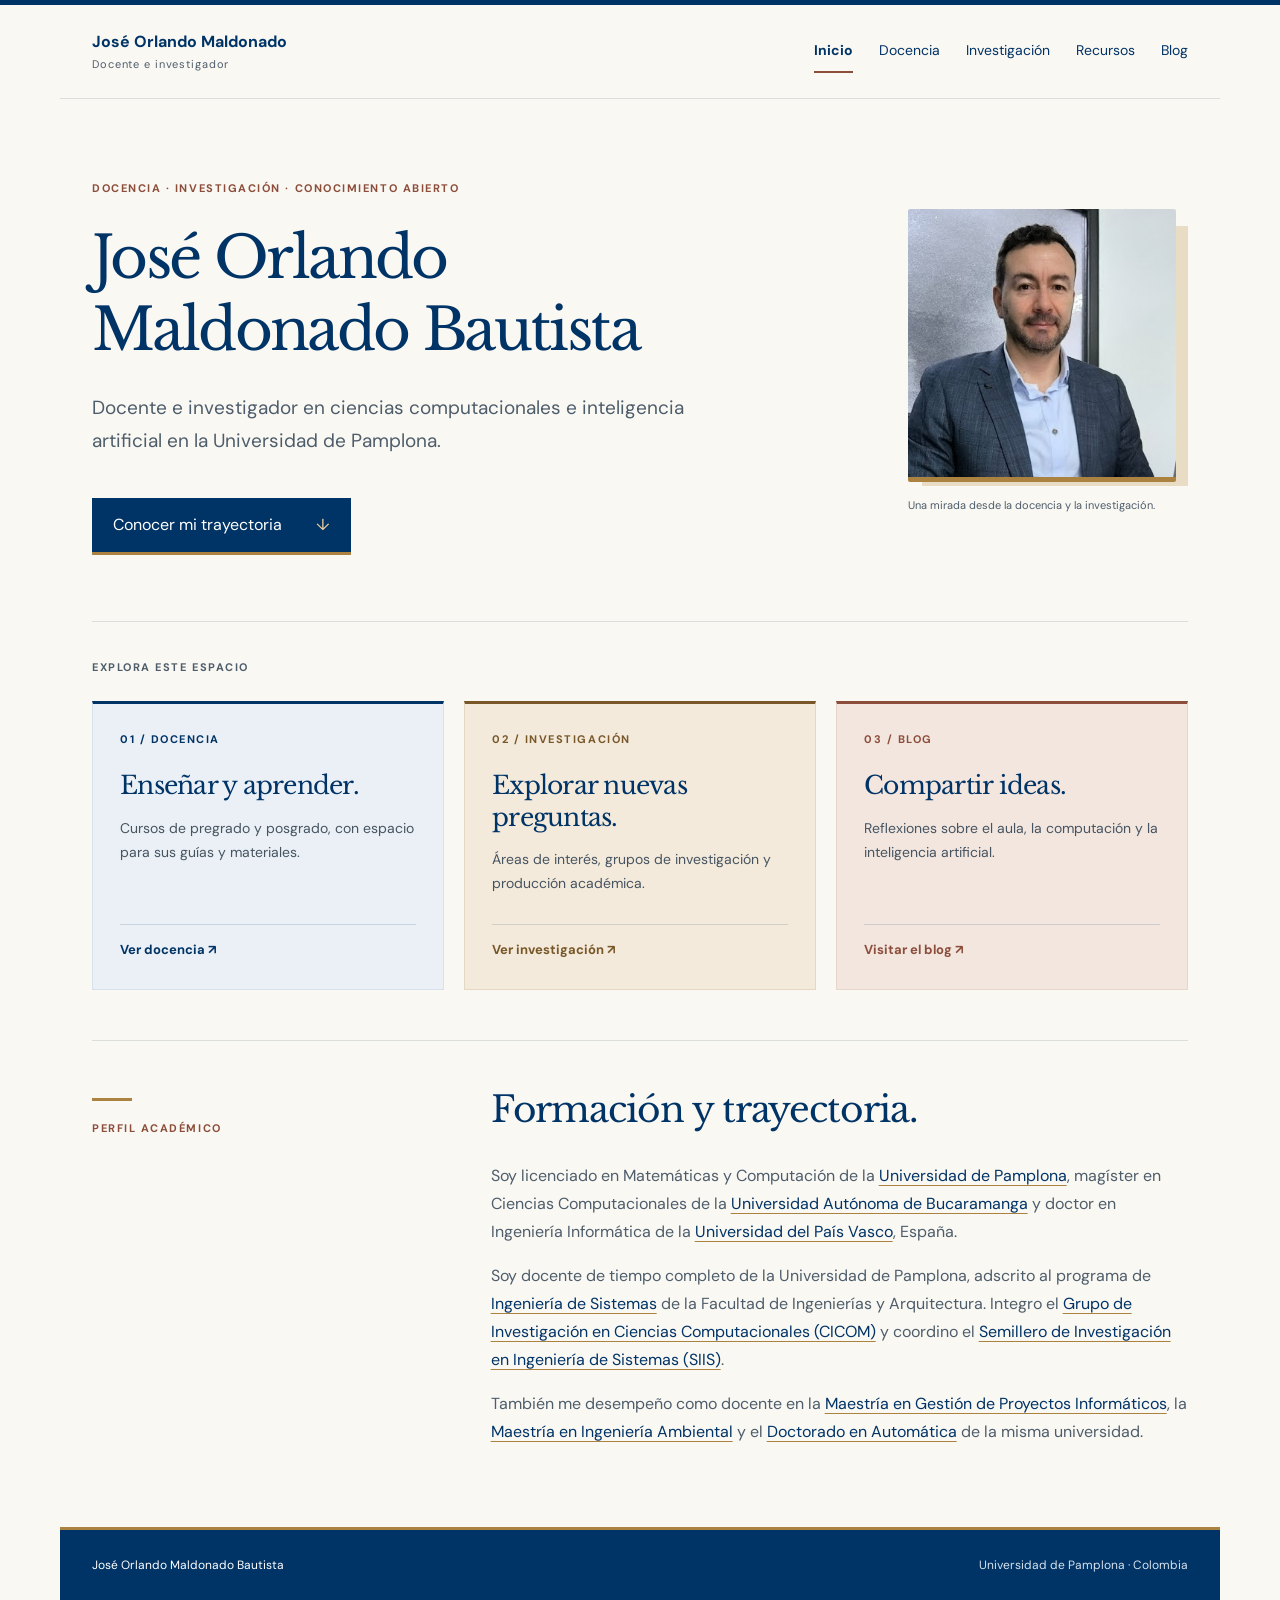
<file: index.html>
<!doctype html><html lang="es"><head><meta charset="utf-8"><meta name="viewport" content="width=device-width, initial-scale=1"><meta name="description" content="Inicio - José Orlando Maldonado Bautista, Universidad de Pamplona."><title>Inicio · José Orlando Maldonado Bautista</title><link rel="stylesheet" href="styles.css?v=1.1.1"></head><body><a class="skip" href="#contenido">Saltar al contenido</a><header class="top"><a class="brand" href="index.html">José Orlando Maldonado<span>Docente e investigador</span></a><nav aria-label="Principal"><a href="index.html" aria-current="page">Inicio</a><a href="docencia.html">Docencia</a><a href="investigacion.html">Investigación</a><a href="recursos.html">Recursos</a><a href="blog.html">Blog</a></nav></header><main id="contenido"><section class="home-hero"><div><p class="eyebrow">DOCENCIA · INVESTIGACIÓN · CONOCIMIENTO ABIERTO</p><h1>José Orlando<br>Maldonado Bautista</h1><p class="intro">Docente e investigador en ciencias computacionales e inteligencia artificial en la Universidad de Pamplona.</p><a class="button" href="#perfil">Conocer mi trayectoria <span aria-hidden="true">↓</span></a></div><figure class="hero-photo"><img src="assets/jose-orlando-maldonado.jpg" width="360" height="360" alt="José Orlando Maldonado Bautista"><figcaption>Una mirada desde la docencia y la investigación.</figcaption></figure></section><section class="explore"><p class="eyebrow">EXPLORA ESTE ESPACIO</p><div class="entry-grid"><a class="entry-card" href="docencia.html"><span class="eyebrow">01 / DOCENCIA</span><h2>Enseñar y aprender.</h2><p>Cursos de pregrado y posgrado, con espacio para sus guías y materiales.</p><span class="card-link">Ver docencia ↗</span></a><a class="entry-card" href="investigacion.html"><span class="eyebrow">02 / INVESTIGACIÓN</span><h2>Explorar nuevas preguntas.</h2><p>Áreas de interés, grupos de investigación y producción académica.</p><span class="card-link">Ver investigación ↗</span></a><a class="entry-card" href="blog.html"><span class="eyebrow">03 / BLOG</span><h2>Compartir ideas.</h2><p>Reflexiones sobre el aula, la computación y la inteligencia artificial.</p><span class="card-link">Visitar el blog ↗</span></a></div></section><section id="perfil" class="profile">
      <p class="eyebrow">PERFIL ACADÉMICO</p>
      <div>
        <h2>Formación y trayectoria.</h2>
        <p>Soy licenciado en Matemáticas y Computación de la <a href="https://www.unipamplona.edu.co/">Universidad de Pamplona</a>, magíster en Ciencias Computacionales de la <a href="https://unab.edu.co/">Universidad Autónoma de Bucaramanga</a> y doctor en Ingeniería Informática de la <a href="https://www.ehu.eus/es/home">Universidad del País Vasco</a>, España.</p>
        <p>Soy docente de tiempo completo de la Universidad de Pamplona, adscrito al programa de <a href="https://www.unipamplona.edu.co/ingsistemas">Ingeniería de Sistemas</a> de la Facultad de Ingenierías y Arquitectura. Integro el <a href="https://scienti.minciencias.gov.co/gruplac/jsp/visualiza/visualizagr.jsp?nro=00000000002627">Grupo de Investigación en Ciencias Computacionales (CICOM)</a> y coordino el <a href="https://www.unipamplona.edu.co/unipamplona/portalIG/home_77/recursos/01general/09072024/02_semilleros_de_investigacion.jsp">Semillero de Investigación en Ingeniería de Sistemas (SIIS)</a>.</p>
        <p>También me desempeño como docente en la <a href="https://www.unipamplona.edu.co/unipamplona/portalIG/home_196/publicacion/publicado/index.htm">Maestría en Gestión de Proyectos Informáticos</a>, la <a href="https://www.unipamplona.edu.co/unipamplona/portalIG/home_140/publicacion/publicado/index.htm">Maestría en Ingeniería Ambiental</a> y el <a href="https://www.unipamplona.edu.co/doctoradoautomatica/">Doctorado en Automática</a> de la misma universidad.</p>
      </div>
    </section></main><footer><span>José Orlando Maldonado Bautista</span><span>Universidad de Pamplona · Colombia</span></footer></body></html>
</file>
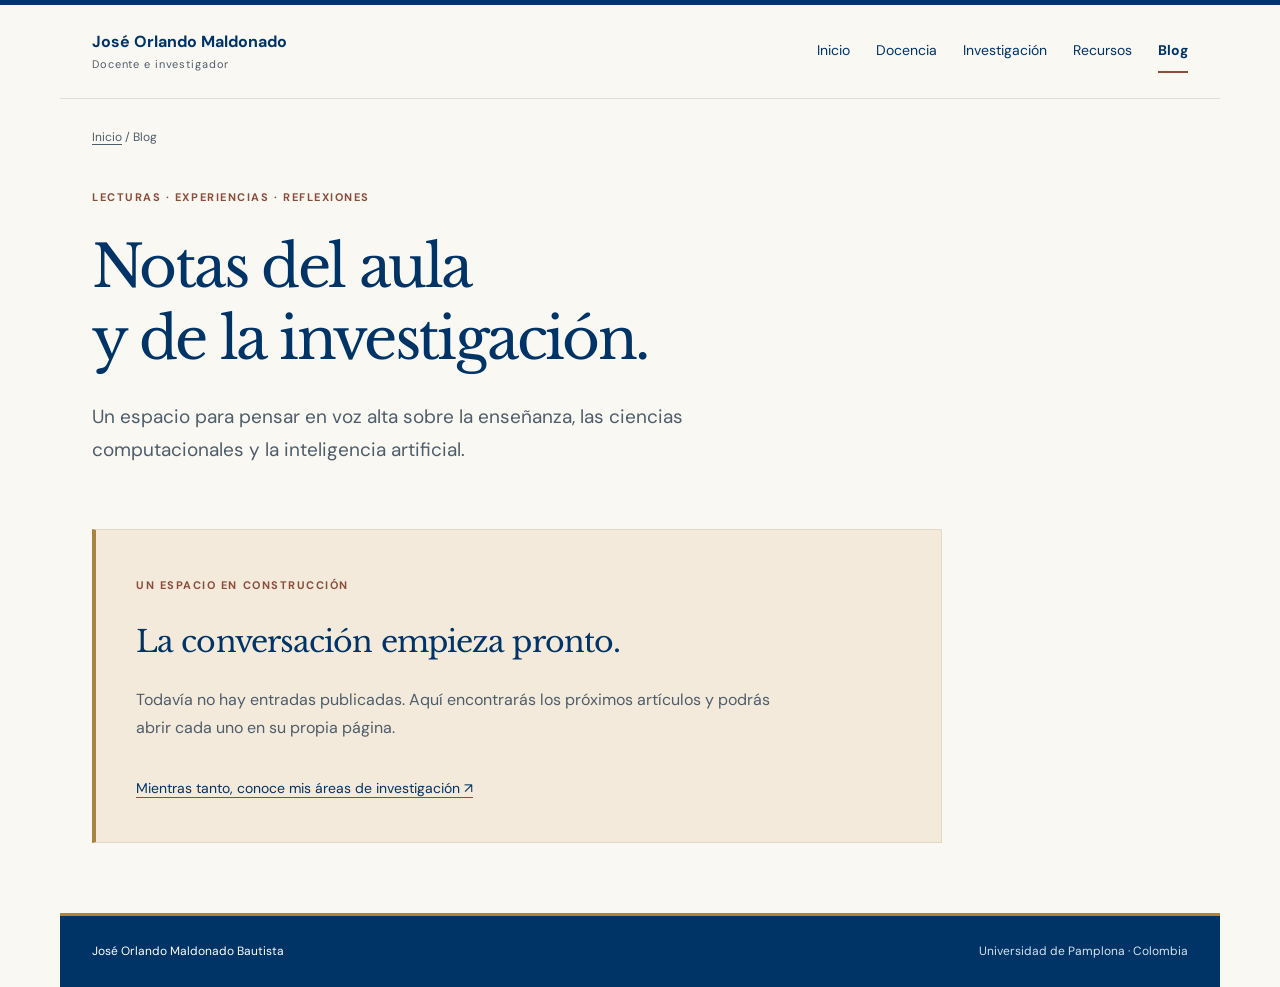
<file: blog.html>
<!doctype html><html lang="es"><head><meta charset="utf-8"><meta name="viewport" content="width=device-width, initial-scale=1"><meta name="description" content="Blog - José Orlando Maldonado Bautista, Universidad de Pamplona."><title>Blog · José Orlando Maldonado Bautista</title><link rel="stylesheet" href="styles.css?v=1.1.1"></head><body><a class="skip" href="#contenido">Saltar al contenido</a><header class="top"><a class="brand" href="index.html">José Orlando Maldonado<span>Docente e investigador</span></a><nav aria-label="Principal"><a href="index.html">Inicio</a><a href="docencia.html">Docencia</a><a href="investigacion.html">Investigación</a><a href="recursos.html">Recursos</a><a href="blog.html" aria-current="page">Blog</a></nav></header><main id="contenido"><div class="breadcrumb"><a href="index.html">Inicio</a> / Blog</div><section class="blog-heading"><p class="eyebrow">LECTURAS · EXPERIENCIAS · REFLEXIONES</p><h1>Notas del aula<br>y de la investigación.</h1><p class="intro">Un espacio para pensar en voz alta sobre la enseñanza, las ciencias computacionales y la inteligencia artificial.</p></section><section class="empty-state"><span class="eyebrow">UN ESPACIO EN CONSTRUCCIÓN</span><h2>La conversación empieza pronto.</h2><p>Todavía no hay entradas publicadas. Aquí encontrarás los próximos artículos y podrás abrir cada uno en su propia página.</p><a class="text-link" href="investigacion.html">Mientras tanto, conoce mis áreas de investigación ↗</a></section></main><footer><span>José Orlando Maldonado Bautista</span><span>Universidad de Pamplona · Colombia</span></footer></body></html>
</file>
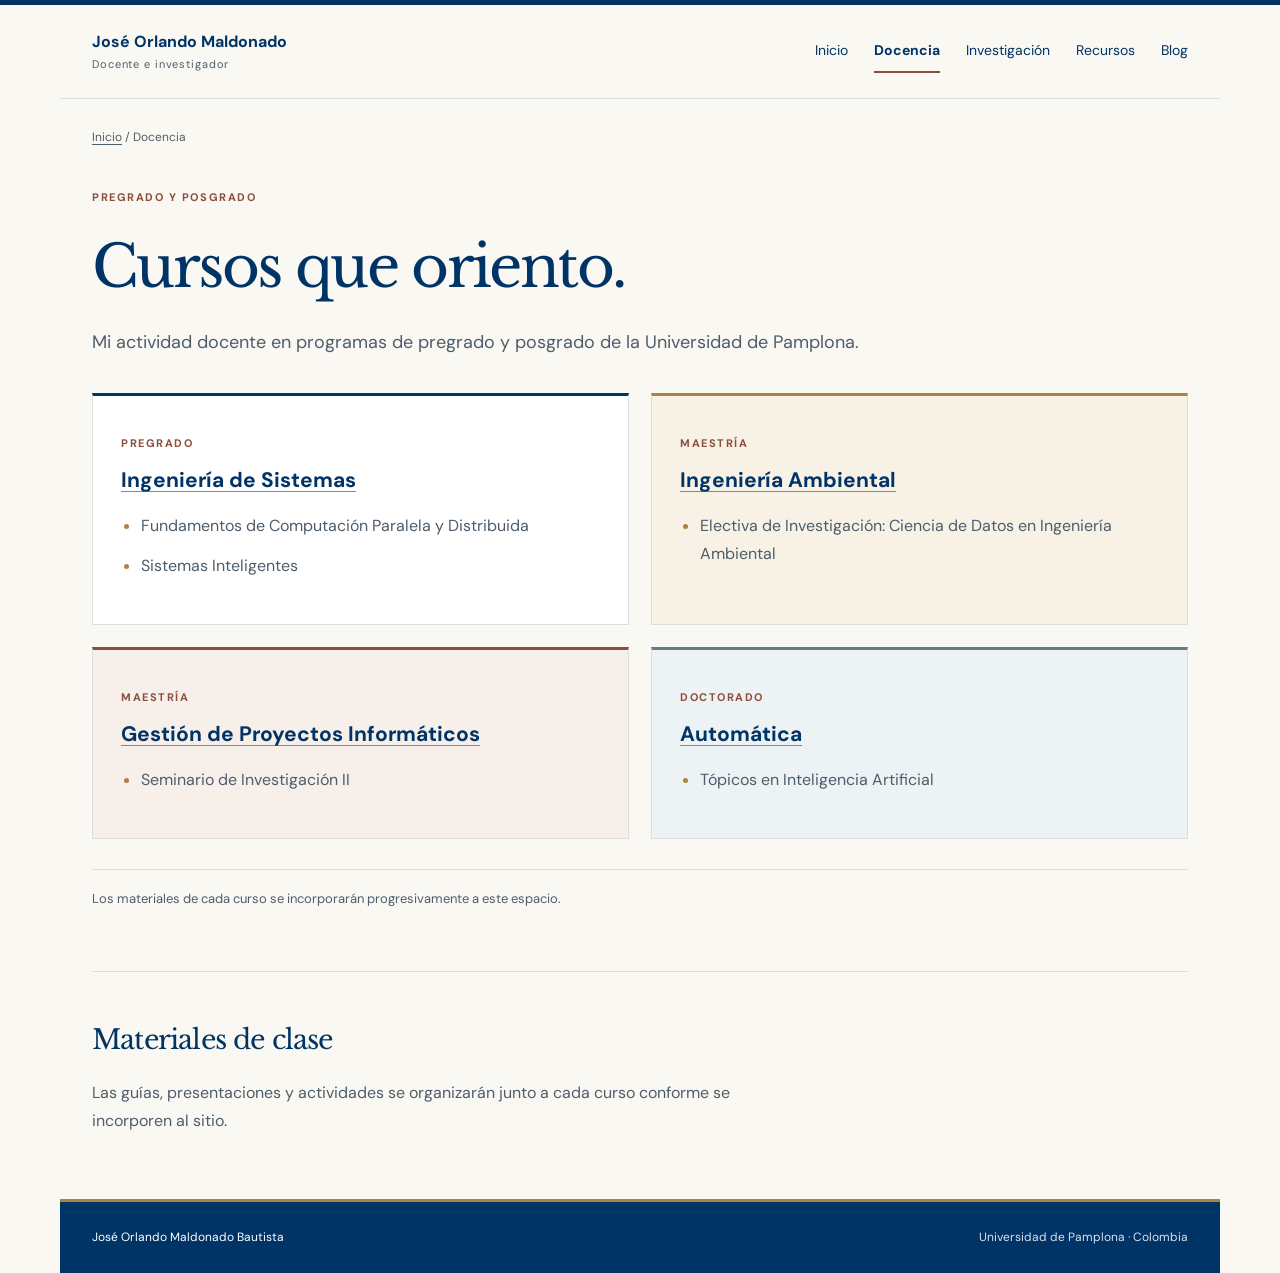
<file: docencia.html>
<!doctype html><html lang="es"><head><meta charset="utf-8"><meta name="viewport" content="width=device-width, initial-scale=1"><meta name="description" content="Docencia - José Orlando Maldonado Bautista, Universidad de Pamplona."><title>Docencia · José Orlando Maldonado Bautista</title><link rel="stylesheet" href="styles.css?v=1.1.1"></head><body><a class="skip" href="#contenido">Saltar al contenido</a><header class="top"><a class="brand" href="index.html">José Orlando Maldonado<span>Docente e investigador</span></a><nav aria-label="Principal"><a href="index.html">Inicio</a><a href="docencia.html" aria-current="page">Docencia</a><a href="investigacion.html">Investigación</a><a href="recursos.html">Recursos</a><a href="blog.html">Blog</a></nav></header><main id="contenido"><div class="breadcrumb"><a href="index.html">Inicio</a> / Docencia</div><section id="docencia" class="teaching">
      <p class="eyebrow">PREGRADO Y POSGRADO</p>
      <h1>Cursos que oriento.</h1>
      <p class="section-intro">Mi actividad docente en programas de pregrado y posgrado de la Universidad de Pamplona.</p>
      <div class="course-grid">
        <article><p class="eyebrow">PREGRADO</p><h3><a href="https://www.unipamplona.edu.co/ingsistemas">Ingeniería de Sistemas</a></h3><ul><li>Fundamentos de Computación Paralela y Distribuida</li><li>Sistemas Inteligentes</li></ul></article>
        <article><p class="eyebrow">MAESTRÍA</p><h3><a href="https://www.unipamplona.edu.co/unipamplona/portalIG/home_140/publicacion/publicado/index.htm">Ingeniería Ambiental</a></h3><ul><li>Electiva de Investigación: Ciencia de Datos en Ingeniería Ambiental</li></ul></article>
        <article><p class="eyebrow">MAESTRÍA</p><h3><a href="https://www.unipamplona.edu.co/unipamplona/portalIG/home_196/publicacion/publicado/index.htm">Gestión de Proyectos Informáticos</a></h3><ul><li>Seminario de Investigación II</li></ul></article>
        <article><p class="eyebrow">DOCTORADO</p><h3><a href="https://www.unipamplona.edu.co/doctoradoautomatica/">Automática</a></h3><ul><li>Tópicos en Inteligencia Artificial</li></ul></article>
      </div>
      <p class="pending">Los materiales de cada curso se incorporarán progresivamente a este espacio.</p>
    </section><aside class="editorial-note"><h2>Materiales de clase</h2><p>Las guías, presentaciones y actividades se organizarán junto a cada curso conforme se incorporen al sitio.</p></aside></main><footer><span>José Orlando Maldonado Bautista</span><span>Universidad de Pamplona · Colombia</span></footer></body></html>
</file>
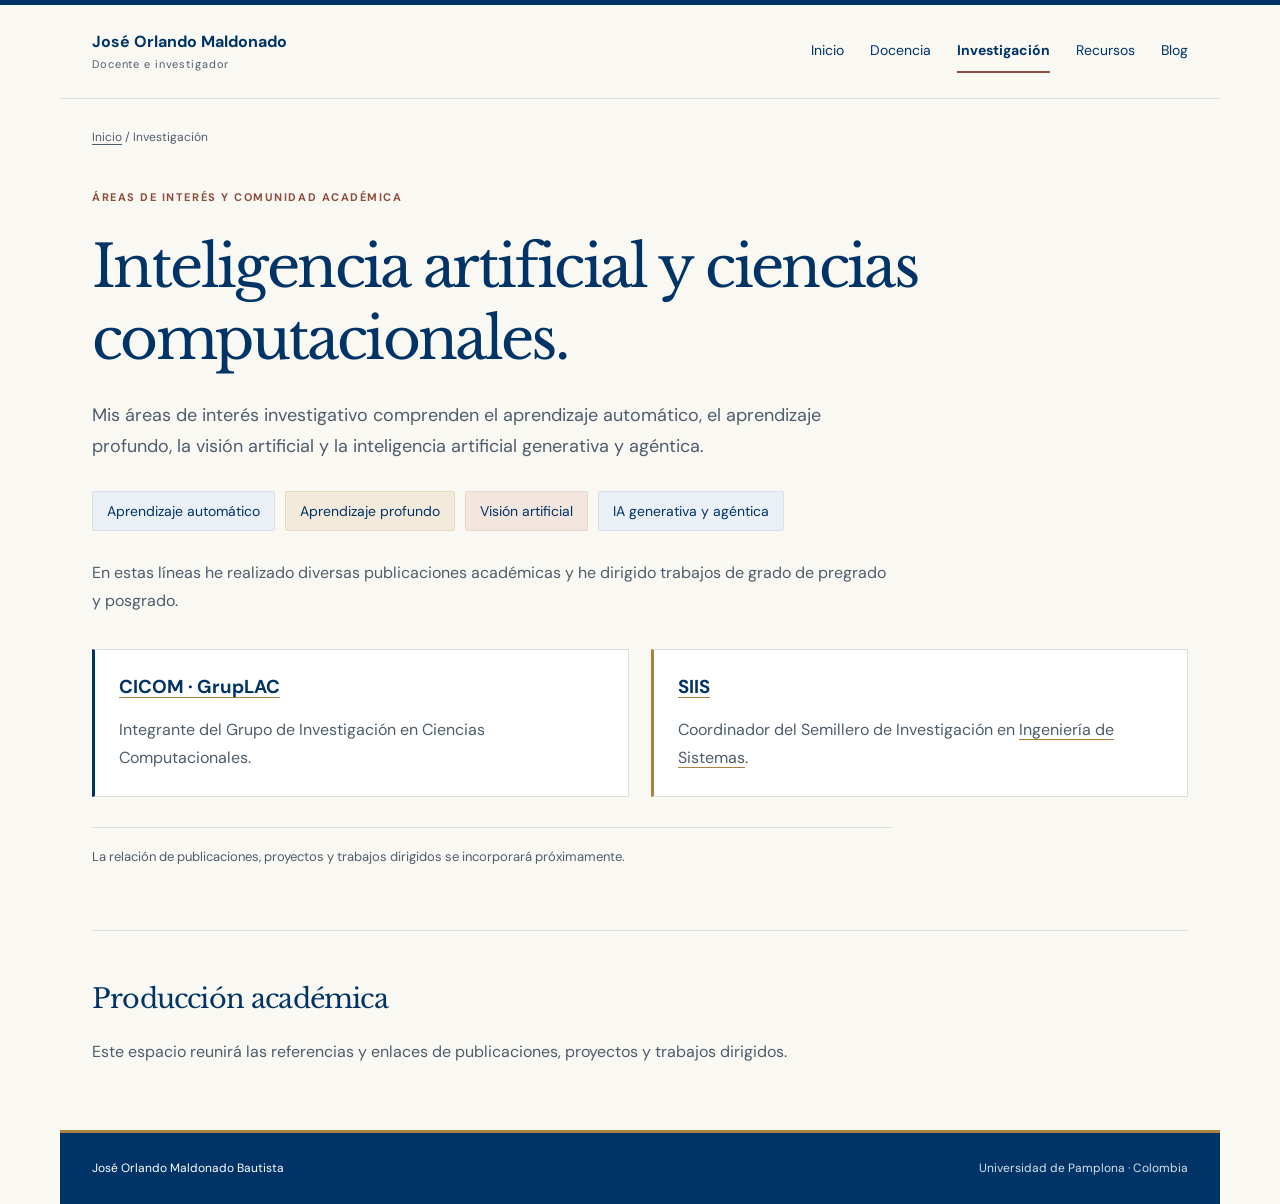
<file: investigacion.html>
<!doctype html><html lang="es"><head><meta charset="utf-8"><meta name="viewport" content="width=device-width, initial-scale=1"><meta name="description" content="Investigación - José Orlando Maldonado Bautista, Universidad de Pamplona."><title>Investigación · José Orlando Maldonado Bautista</title><link rel="stylesheet" href="styles.css?v=1.1.1"></head><body><a class="skip" href="#contenido">Saltar al contenido</a><header class="top"><a class="brand" href="index.html">José Orlando Maldonado<span>Docente e investigador</span></a><nav aria-label="Principal"><a href="index.html">Inicio</a><a href="docencia.html">Docencia</a><a href="investigacion.html" aria-current="page">Investigación</a><a href="recursos.html">Recursos</a><a href="blog.html">Blog</a></nav></header><main id="contenido"><div class="breadcrumb"><a href="index.html">Inicio</a> / Investigación</div><section id="investigacion" class="research">
      <p class="eyebrow">ÁREAS DE INTERÉS Y COMUNIDAD ACADÉMICA</p>
      <h1>Inteligencia artificial y ciencias computacionales.</h1>
      <p class="section-intro">Mis áreas de interés investigativo comprenden el aprendizaje automático, el aprendizaje profundo, la visión artificial y la inteligencia artificial generativa y agéntica.</p>
      <ul class="topics" aria-label="Áreas de interés"><li>Aprendizaje automático</li><li>Aprendizaje profundo</li><li>Visión artificial</li><li>IA generativa y agéntica</li></ul>
      <p>En estas líneas he realizado diversas publicaciones académicas y he dirigido trabajos de grado de pregrado y posgrado.</p>
      <div class="research-groups"><div><h3><a href="https://scienti.minciencias.gov.co/gruplac/jsp/visualiza/visualizagr.jsp?nro=00000000002627">CICOM · GrupLAC</a></h3><p>Integrante del Grupo de Investigación en Ciencias Computacionales.</p></div><div><h3><a href="https://www.unipamplona.edu.co/unipamplona/portalIG/home_77/recursos/01general/09072024/02_semilleros_de_investigacion.jsp">SIIS</a></h3><p>Coordinador del Semillero de Investigación en <a href="https://www.unipamplona.edu.co/ingsistemas">Ingeniería de Sistemas</a>.</p></div></div>
      <p class="pending">La relación de publicaciones, proyectos y trabajos dirigidos se incorporará próximamente.</p>
    </section><aside class="editorial-note"><h2>Producción académica</h2><p>Este espacio reunirá las referencias y enlaces de publicaciones, proyectos y trabajos dirigidos.</p></aside></main><footer><span>José Orlando Maldonado Bautista</span><span>Universidad de Pamplona · Colombia</span></footer></body></html>
</file>
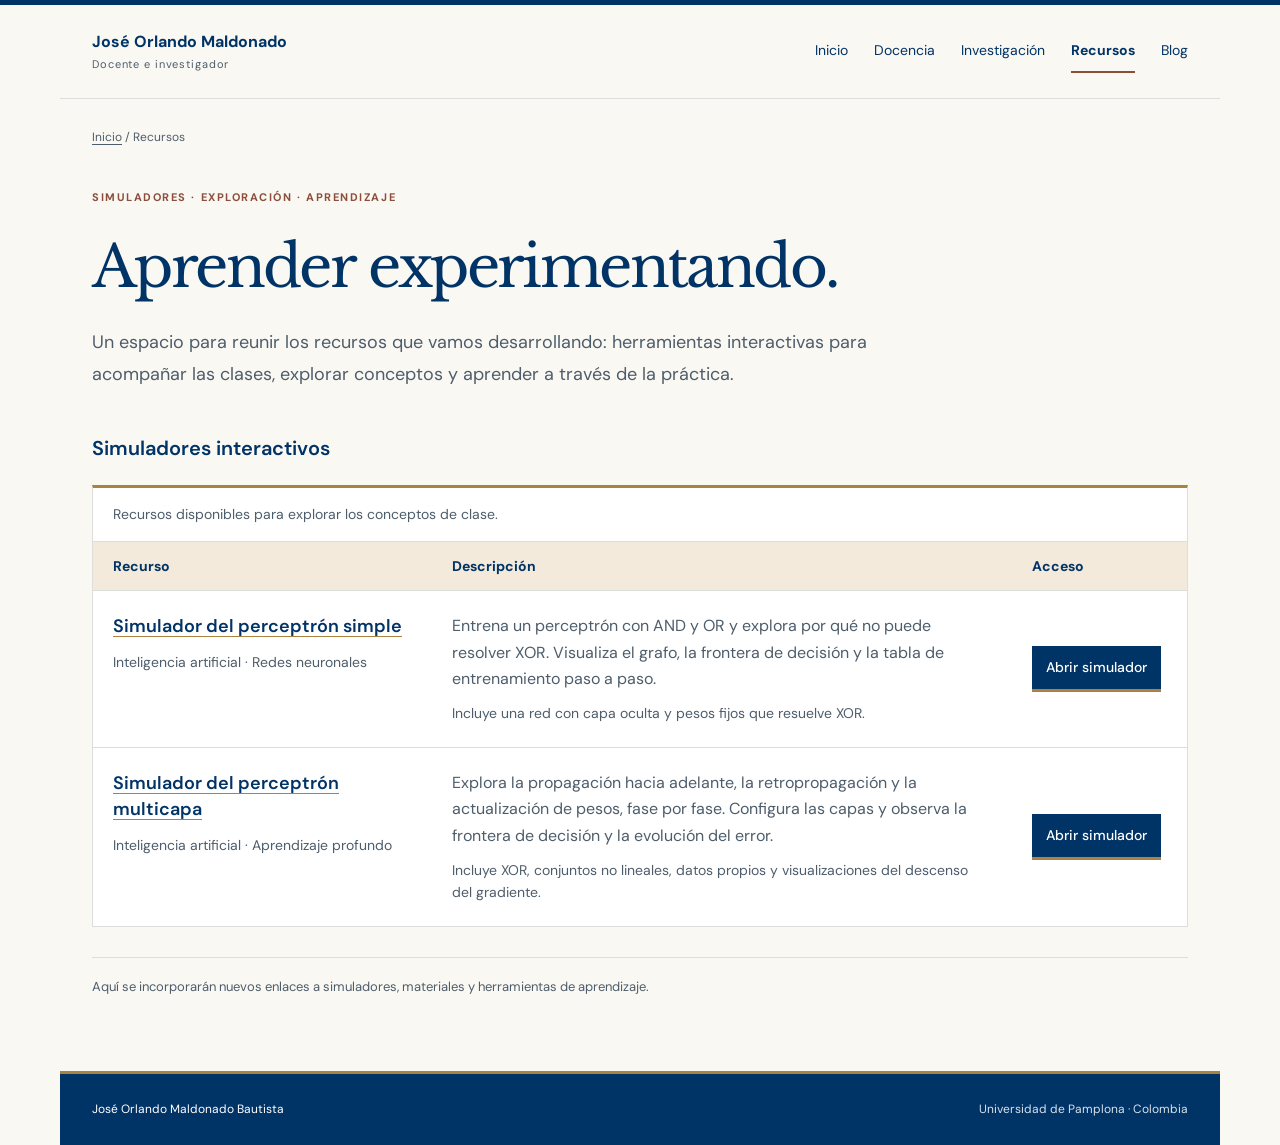
<file: recursos.html>
<!doctype html>
<html lang="es">
<head>
  <meta charset="utf-8">
  <meta name="viewport" content="width=device-width, initial-scale=1">
  <meta name="description" content="Simuladores y recursos didácticos de José Orlando Maldonado Bautista para explorar las ciencias computacionales y la inteligencia artificial.">
  <title>Recursos · José Orlando Maldonado Bautista</title>
  <link rel="stylesheet" href="styles.css?v=1.1.1">
</head>
<body>
  <a class="skip" href="#contenido">Saltar al contenido</a>
  <header class="top">
    <a class="brand" href="index.html">José Orlando Maldonado<span>Docente e investigador</span></a>
    <nav aria-label="Principal">
      <a href="index.html">Inicio</a>
      <a href="docencia.html">Docencia</a>
      <a href="investigacion.html">Investigación</a>
      <a href="recursos.html" aria-current="page">Recursos</a>
      <a href="blog.html">Blog</a>
    </nav>
  </header>
  <main id="contenido">
    <div class="breadcrumb"><a href="index.html">Inicio</a> / Recursos</div>
    <section class="resources-heading">
      <p class="eyebrow">SIMULADORES · EXPLORACIÓN · APRENDIZAJE</p>
      <h1>Aprender experimentando.</h1>
      <p class="section-intro">Un espacio para reunir los recursos que vamos desarrollando: herramientas interactivas para acompañar las clases, explorar conceptos y aprender a través de la práctica.</p>
    </section>
    <section class="resource-list" aria-labelledby="simuladores">
      <h2 id="simuladores" class="resource-section-title">Simuladores interactivos</h2>
      <div class="resource-table-wrap" role="region" aria-label="Catálogo de simuladores" tabindex="0">
        <table class="resource-table">
          <caption>Recursos disponibles para explorar los conceptos de clase.</caption>
          <thead><tr><th scope="col">Recurso</th><th scope="col">Descripción</th><th scope="col">Acceso</th></tr></thead>
          <tbody>
            <tr>
              <th scope="row">
                <a class="resource-name" href="animaciones/perceptron_simple.html">Simulador del perceptrón simple</a>
                <span class="resource-area">Inteligencia artificial · Redes neuronales</span>
              </th>
              <td>
                <p>Entrena un perceptrón con AND y OR y explora por qué no puede resolver XOR. Visualiza el grafo, la frontera de decisión y la tabla de entrenamiento paso a paso.</p>
                <span class="resource-note">Incluye una red con capa oculta y pesos fijos que resuelve XOR.</span>
              </td>
              <td><a class="resource-open" href="animaciones/perceptron_simple.html">Abrir simulador</a></td>
            </tr>
            <tr>
              <th scope="row">
                <a class="resource-name" href="animaciones/perceptron_multicapa.html">Simulador del perceptrón multicapa</a>
                <span class="resource-area">Inteligencia artificial · Aprendizaje profundo</span>
              </th>
              <td>
                <p>Explora la propagación hacia adelante, la retropropagación y la actualización de pesos, fase por fase. Configura las capas y observa la frontera de decisión y la evolución del error.</p>
                <span class="resource-note">Incluye XOR, conjuntos no lineales, datos propios y visualizaciones del descenso del gradiente.</span>
              </td>
              <td><a class="resource-open" href="animaciones/perceptron_multicapa.html">Abrir simulador</a></td>
            </tr>
          </tbody>
        </table>
      </div>
      <p class="pending">Aquí se incorporarán nuevos enlaces a simuladores, materiales y herramientas de aprendizaje.</p>
    </section>
  </main>
  <footer><span>José Orlando Maldonado Bautista</span><span>Universidad de Pamplona · Colombia</span></footer>
</body>
</html>
</file>
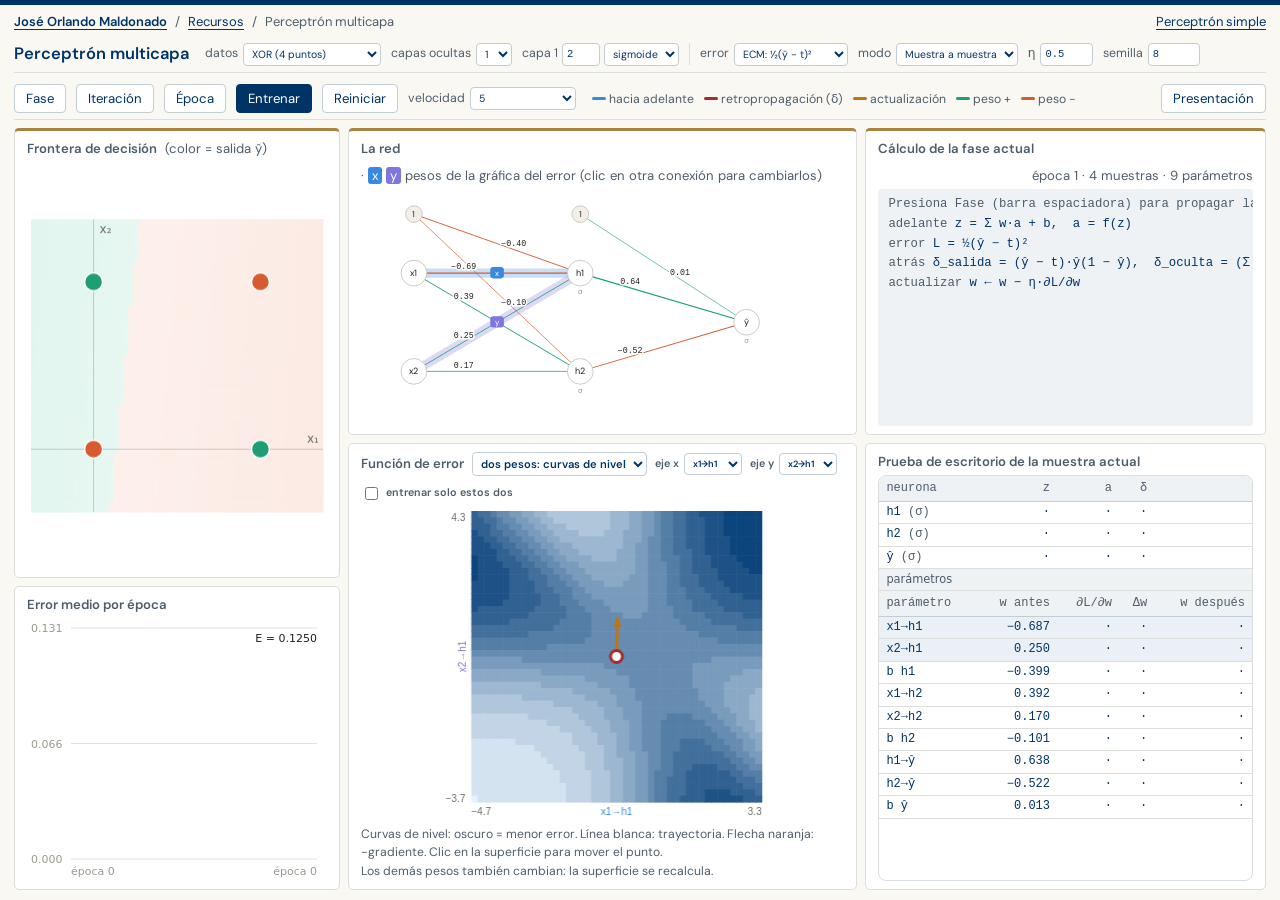
<file: animaciones/perceptron_multicapa.html>
<!DOCTYPE html>
<html lang="es">
<head>
<meta charset="utf-8">
<meta name="viewport" content="width=device-width, initial-scale=1">
<meta name="description" content="Simulador del perceptrón multicapa: explora la propagación hacia adelante, la retropropagación y el descenso del gradiente. Recurso de José Orlando Maldonado Bautista.">
<title>Perceptrón multicapa: retropropagación paso a paso</title>
<style>
:root{--bg:#f7f6f2;--card:#fff;--text:#1f1e1c;--muted:#6b6a64;--faint:#9a988f;--border:#e2e0d8;--strong:#c9c6bb;--soft:#f1efe8;--teal:#1D9E75;--coral:#D85A30;--accent:#185FA5;--accent-bg:#E6F1FB;--danger:#A32D2D;--ok:#0F6E56;--fwd:#378ADD;--bwd:#A32D2D;--upd:#BA7517;--mono:ui-monospace,SFMono-Regular,Menlo,Consolas,"Liberation Mono",monospace}
*{box-sizing:border-box}
[hidden]{display:none!important}
body{margin:0;background:var(--bg);color:var(--text);font:14px/1.45 system-ui,-apple-system,"Segoe UI",Roboto,Ubuntu,sans-serif}
body.pres{font-size:18px}
main{display:flex;flex-direction:column;height:100vh;padding:8px 14px 10px;gap:8px}
.top{display:flex;flex-wrap:wrap;gap:6px 10px;align-items:center}
.top h1{font-size:1.1em;font-weight:600;margin:0 6px 0 0}
.sep{width:1px;height:22px;background:var(--border)}
.app{flex:1;min-height:0;display:grid;grid-template-columns:minmax(260px,26%) minmax(0,1fr) minmax(320px,32%);gap:8px}
.col{display:flex;flex-direction:column;gap:8px;min-height:0;min-width:0}
.card{background:var(--card);border:1px solid var(--border);border-radius:10px;padding:8px 12px;min-width:0;min-height:0;display:flex;flex-direction:column}
.g1{flex:1}.g2{flex:2}.g3{flex:3}
.card h3{font-size:.8em;font-weight:600;margin:0 0 4px;color:var(--muted);display:flex;align-items:center;gap:8px;flex-wrap:wrap}
canvas{flex:1;min-height:0;width:100%;display:block}
#cS{cursor:crosshair;touch-action:none}
#cS.rot{cursor:grab}
button{font:inherit;font-size:.88em;padding:4px 11px;border-radius:7px;border:1px solid var(--strong);background:var(--card);color:var(--text);cursor:pointer}
button:hover{background:var(--soft)}
button.on{background:var(--accent-bg);border-color:var(--accent);color:var(--accent)}
select,input[type=number]{font:inherit;font-size:.85em;padding:3px 4px;border:1px solid var(--strong);border-radius:6px;background:var(--card);color:var(--text)}
input[type=number]{width:5em;font-family:var(--mono)}
label.f{display:flex;align-items:center;gap:5px;font-size:.82em;color:var(--muted)}
details.ini{position:relative;font-size:.88em}
details.ini summary{cursor:pointer;color:var(--muted);padding:4px 10px;border:1px solid var(--strong);border-radius:7px;list-style:none;background:var(--card)}
.pop{position:absolute;z-index:10;top:120%;left:0;width:340px;background:var(--card);border:1px solid var(--border);border-radius:10px;padding:10px 12px;box-shadow:0 6px 20px rgba(0,0,0,.1)}
.pop textarea{width:100%;font-family:var(--mono);font-size:.85em;border:1px solid var(--strong);border-radius:6px;padding:6px;margin-bottom:6px;resize:vertical}
#cB.clic{cursor:crosshair}
#capas{display:flex;gap:8px;flex-wrap:wrap}
#capas span{display:flex;align-items:center;gap:4px;font-size:.82em;color:var(--muted)}
.calc{font-family:var(--mono);font-size:.82em;line-height:1.6;background:var(--soft);border-radius:8px;padding:6px 10px;overflow:auto;white-space:nowrap;flex:1;min-height:0}
.m{color:var(--muted)}
.tw{flex:1;min-height:0;overflow:auto;border:1px solid var(--border);border-radius:8px}
table{border-collapse:collapse;width:100%;font-family:var(--mono);font-size:.8em}
th{position:sticky;top:0;background:var(--soft);font-weight:500;color:var(--muted);text-align:right;padding:4px 7px;border-bottom:1px solid var(--strong);z-index:1}
td{text-align:right;padding:2px 7px;border-bottom:1px solid var(--border)}
td:first-child,th:first-child{text-align:left}
tr.sel td{background:var(--accent-bg)}
tr.act td{background:#FAEEDA}
tr.sub td{background:var(--soft);color:var(--muted);font-family:system-ui,sans-serif;font-size:.95em;text-align:left}
td.chg{color:var(--upd);font-weight:600}
td.neg{color:var(--danger)}
#status{font-weight:400;margin-left:auto;color:var(--muted)}
.leg{display:flex;flex-wrap:wrap;gap:2px 10px;font-size:.75em;color:var(--muted);margin-top:2px}
.sw{display:inline-block;width:14px;height:3px;vertical-align:3px;margin-right:3px;border-radius:2px}
svg#net{flex:1;min-height:0;width:100%}
.ov{fill:none;stroke-linecap:round;pointer-events:none}
.fwd{stroke:var(--fwd);stroke-dasharray:7 7;animation:flujo .7s linear infinite}
.bwd{stroke:var(--bwd);stroke-dasharray:7 7;animation:reflujo .7s linear infinite}
.upd{stroke:var(--upd);animation:destello 1s ease-out 1 forwards}
@keyframes flujo{to{stroke-dashoffset:-14}}
@keyframes reflujo{to{stroke-dashoffset:14}}
@keyframes destello{0%{opacity:1}100%{opacity:0}}
.edge{cursor:pointer}
@media (max-width:1000px),(max-height:600px){main{height:auto}.app{grid-template-columns:1fr}.card{min-height:300px}}
</style>
<link rel="stylesheet" href="perceptron.css?v=1.1.1">
<link rel="stylesheet" href="perceptron_multicapa.css?v=1.2.0">
</head>
<body class="multicapa">
<main>
<div class="sim-context">
  <nav aria-label="Ruta de navegación"><a class="sim-author" href="../index.html">José Orlando Maldonado</a><span aria-hidden="true">/</span><a href="../recursos.html">Recursos</a><span aria-hidden="true">/</span><span aria-current="page">Perceptrón multicapa</span></nav>
  <a href="perceptron_simple.html">Perceptrón simple</a>
</div>
<header class="top">
  <h1>Perceptrón multicapa</h1>
  <label class="f">datos <select id="sData">
    <option value="and">AND (4 puntos)</option><option value="or">OR (4 puntos)</option><option value="xor" selected>XOR (4 puntos)</option><option value="xorr">XOR con ruido</option>
    <option value="nubes">Dos nubes</option><option value="circ">Círculos</option><option value="lunas">Lunas</option><option value="esp">Espiral</option>
    <option value="manual">Mis puntos (con clics)</option><option value="csv">Pegar CSV</option></select></label>
  <span id="xManual" class="top" style="gap:4px" hidden><span class="m" style="font-size:.82em">clic agrega</span><button data-c="1" class="on">clase 1</button><button data-c="0">clase 0</button><button id="bBorrar">Borrar puntos</button></span>
  <details id="csvBox" class="ini" hidden><summary>Datos CSV ▾</summary><div class="pop">
    <div class="m" style="font-size:.85em;margin-bottom:4px">Una fila por punto: x1, x2, clase (dos clases). Acepta coma, punto y coma o tabulador, con o sin encabezado.</div>
    <textarea id="taCSV" rows="9" spellcheck="false">x1,x2,clase
0.2,0.1,0
0.4,0.3,0
0.1,0.5,0
0.6,0.2,0
0.3,0.7,0
1.6,1.4,1
1.2,1.8,1
1.9,1.1,1
1.5,1.9,1
1.1,1.3,1
0.9,0.2,1
0.2,1.0,1</textarea>
    <label class="f"><input type="checkbox" id="cEst" checked> estandarizar (media 0, desviación 1)</label>
    <div style="display:flex;gap:8px;align-items:center;margin-top:6px"><button id="bCSV">Cargar datos</button><span id="csvMsg" style="font-size:.82em"></span></div>
  </div></details>
  <label class="f">capas ocultas <select id="sNC"><option>1</option><option>2</option><option>3</option></select></label>
  <div id="capas"></div>
  <div class="sep"></div>
  <label class="f">error <select id="sLoss"><option value="ecm">ECM: ½(ŷ − t)²</option><option value="ce">Entropía cruzada</option></select></label>
  <label class="f">modo <select id="sModo"><option value="sgd">Muestra a muestra</option><option value="lote">Lote completo</option></select></label>
  <label class="f">η <input id="iEta" type="number" step="0.1" min="0.01" value="0.5"></label>
  <label class="f">semilla <input id="iSeed" type="number" step="1" value="8"></label>
</header>
<header class="top">
  <button id="bFase" title="Espacio">Fase</button>
  <button id="bIt" title="I">Iteración</button>
  <button id="bEp" title="E">Época</button>
  <button id="bTrain" title="P">Entrenar</button>
  <button id="bReset" title="R">Reiniciar</button>
  <label class="f">velocidad <select id="sVel"><option value="1">1 época/cuadro</option><option value="5" selected>5</option><option value="20">20</option><option value="100">100</option></select></label>
  <div class="leg" style="margin-left:6px"><span><span class="sw" style="background:var(--fwd)"></span>hacia adelante</span><span><span class="sw" style="background:var(--bwd)"></span>retropropagación (δ)</span><span><span class="sw" style="background:var(--upd)"></span>actualización</span><span><span class="sw" style="background:var(--teal)"></span>peso +</span><span><span class="sw" style="background:var(--coral)"></span>peso −</span></div>
  <button id="bPres" style="margin-left:auto">Presentación</button>
</header>
<div class="app">
  <div class="col">
    <div class="card g3"><h3>Frontera de decisión <span class="m" style="font-weight:400">(color = salida ŷ)</span></h3><canvas id="cB" role="img" aria-label="Plano de clasificación con las muestras y la frontera de decisión"></canvas></div>
    <div class="card g2"><h3>Error medio por época</h3><canvas id="cL" role="img" aria-label="Evolución del error medio durante el entrenamiento"></canvas></div>
  </div>
  <div class="col">
    <div class="card g2"><h3>La red <span class="m" style="font-weight:400">· <span style="background:#378ADD;color:#fff;border-radius:3px;padding:0 4px">x</span> <span style="background:#7F77DD;color:#fff;border-radius:3px;padding:0 4px">y</span> pesos de la gráfica del error (clic en otra conexión para cambiarlos)</span></h3><svg id="net" role="img" aria-label="Red neuronal multicapa con sus pesos, activaciones y gradientes" viewBox="0 0 640 290"></svg></div>
    <div class="card g3"><h3>Función de error <select id="sVista"><option value="cont">dos pesos: curvas de nivel</option><option value="3d">dos pesos: 3D</option><option value="peso">un peso</option><option value="dir">dirección del gradiente</option></select>
      <label class="f" id="lblA"><span id="txA">eje x</span> <select id="sA"></select></label><label class="f" id="lblB">eje y <select id="sB"></select></label>
      <label class="f" id="lblF"><input type="checkbox" id="cFreeze"> <span id="txF">entrenar solo estos dos</span></label></h3>
      <canvas id="cS" role="img" aria-label="Función de error y trayectoria del descenso del gradiente"></canvas>
      <div class="leg"><span id="sLeg"></span><span id="sliceNote"></span></div>
    </div>
  </div>
  <div class="col">
    <div class="card g2"><h3>Cálculo de la fase actual <span id="status"></span></h3><div class="calc" id="calc"></div></div>
    <div class="card g3"><h3>Prueba de escritorio de la muestra actual</h3>
      <div class="tw" id="tw"><table id="tab"></table></div></div>
  </div>
</div>
</main>
<script>
/* ===================== utilidades ===================== */
const $ = id => document.getElementById(id);
const fmt = (v, d = 2) => { if (!isFinite(v)) return '—'; const r = Math.abs(v) < 0.5 * Math.pow(10, -d) ? 0 : v; return r.toFixed(d).replace('-', '−'); };
const par = (v, d) => v < 0 ? '(' + fmt(v, d) + ')' : fmt(v, d);
function rng(seed) { let a = seed >>> 0; return () => { a |= 0; a = a + 0x6D2B79F5 | 0; let t = Math.imul(a ^ a >>> 15, 1 | a); t = t + Math.imul(t ^ t >>> 7, 61 | t) ^ t; return ((t ^ t >>> 14) >>> 0) / 4294967296; }; }
function normal(r) { return Math.sqrt(-2 * Math.log(r() + 1e-12)) * Math.cos(2 * Math.PI * r()); }

/* ===================== funciones de activación ===================== */
const ACT = {
  sigmoide: { f: z => 1 / (1 + Math.exp(-z)), d: (z, a) => a * (1 - a), s: 'σ', ds: a => `${fmt(a)}·(1 − ${fmt(a)})` },
  tanh:     { f: z => Math.tanh(z),            d: (z, a) => 1 - a * a,   s: 'tanh', ds: a => `(1 − ${fmt(a)}²)` },
  relu:     { f: z => Math.max(0, z),          d: (z, a) => z > 0 ? 1 : 0, s: 'ReLU', ds: (a, z) => z > 0 ? '1' : '0' }
};

/* ===================== datos ===================== */
function generarDatos(tipo) {
  const r = rng(7), X = [], T = [];
  const add = (x, y, t) => { X.push([x, y]); T.push(t); };
  if (tipo === 'manual') return propios;
  if (tipo === 'csv') return csvDatos;
  if (tipo === 'and') { [[0,0,0],[0,1,0],[1,0,0],[1,1,1]].forEach(p => add(...p)); return { X, T }; }
  if (tipo === 'or') { [[0,0,0],[0,1,1],[1,0,1],[1,1,1]].forEach(p => add(...p)); return { X, T }; }
  if (tipo === 'xor') { [[0,0,0],[0,1,1],[1,0,1],[1,1,0]].forEach(p => add(...p)); }
  if (tipo === 'xorr') { [[0,0,0],[0,1,1],[1,0,1],[1,1,0]].forEach(([a,b,t]) => { for (let k = 0; k < 20; k++) add(a + 0.15*normal(r), b + 0.15*normal(r), t); }); }
  if (tipo === 'circ') { for (let k = 0; k < 50; k++) { const th = 2*Math.PI*r(), q = 0.45*r(); add(q*Math.cos(th), q*Math.sin(th), 1); }
                         for (let k = 0; k < 50; k++) { const th = 2*Math.PI*r(), q = 0.8 + 0.35*r(); add(q*Math.cos(th), q*Math.sin(th), 0); } }
  if (tipo === 'lunas') { for (let k = 0; k < 50; k++) { const th = Math.PI*r(); add(Math.cos(th) + 0.1*normal(r), Math.sin(th) + 0.1*normal(r), 0); }
                          for (let k = 0; k < 50; k++) { const th = Math.PI*r(); add(1 - Math.cos(th) + 0.1*normal(r), 0.5 - Math.sin(th) + 0.1*normal(r), 1); } }
  if (tipo === 'nubes') { for (let k = 0; k < 50; k++) add(-0.6 + 0.4*normal(r), -0.6 + 0.4*normal(r), 0);
                          for (let k = 0; k < 50; k++) add(0.6 + 0.4*normal(r), 0.6 + 0.4*normal(r), 1); }
  if (tipo === 'esp') { for (let c = 0; c < 2; c++) for (let k = 0; k < 50; k++) { const q = 0.1 + k/50, th = 3*Math.PI*k/50 + c*Math.PI; add(q*Math.cos(th) + 0.04*normal(r), q*Math.sin(th) + 0.04*normal(r), c); } }
  if (tipo !== 'xor') { const idx = X.map((_, i) => i); for (let i = idx.length - 1; i > 0; i--) { const j = Math.floor(r()*(i+1)); [idx[i], idx[j]] = [idx[j], idx[i]]; }
    return { X: idx.map(i => X[i]), T: idx.map(i => T[i]) }; }
  return { X, T };
}

/* ===================== la red ===================== */
let net, data, P = [], st, cfg, propios = { X: [], T: [] }, csvDatos = { X: [], T: [] }, claseClic = 1, fr = null;
function nombre(l, j) {
  if (l === 0) return 'x' + (j + 1);
  if (l === net.F) return 'ŷ';
  return net.F > 2 ? `h${l}.${j + 1}` : 'h' + (j + 1);
}
function crearRed() {
  const sizes = [2, ...cfg.capas.map(c => c.n), 1], acts = [null, ...cfg.capas.map(c => c.act), 'sigmoide'];
  const r = rng(cfg.seed), W = [], B = [];
  for (let l = 0; l < sizes.length - 1; l++) { W.push([]); B.push([]);
    for (let j = 0; j < sizes[l + 1]; j++) { W[l].push([]); for (let i = 0; i < sizes[l]; i++) W[l][j].push(r()*2 - 1); B[l].push(r()*2 - 1); } }
  net = { sizes, acts, W, B, F: sizes.length - 1 };
  P = [];
  for (let l = 0; l < net.F; l++) for (let j = 0; j < sizes[l + 1]; j++) {
    for (let i = 0; i < sizes[l]; i++) P.push({ l, j, i, n: `${nombre(l, i)}→${nombre(l + 1, j)}` });
    P.push({ l, j, i: -1, n: `b ${nombre(l + 1, j)}` });
  }
}
const getP = p => p.i < 0 ? net.B[p.l][p.j] : net.W[p.l][p.j][p.i];
const setP = (p, v) => { if (p.i < 0) net.B[p.l][p.j] = v; else net.W[p.l][p.j][p.i] = v; };
const gradP = (g, p) => p.i < 0 ? g.gB[p.l][p.j] : g.gW[p.l][p.j][p.i];

function adelante(x) {
  const a = [x.slice()], z = [null];
  for (let l = 0; l < net.F; l++) {
    const f = ACT[net.acts[l + 1]].f, zl = [], al = [];
    for (let j = 0; j < net.sizes[l + 1]; j++) { let s = net.B[l][j]; for (let i = 0; i < net.sizes[l]; i++) s += net.W[l][j][i] * a[l][i]; zl.push(s); al.push(f(s)); }
    z.push(zl); a.push(al);
  }
  return { a, z };
}
function perdida(y, t) {
  if (cfg.loss === 'ecm') return 0.5 * (y - t) * (y - t);
  const q = Math.min(Math.max(y, 1e-7), 1 - 1e-7); return -(t * Math.log(q) + (1 - t) * Math.log(1 - q));
}
function atras(c, t) {
  const F = net.F, y = c.a[F][0], d = [];
  d[F] = [cfg.loss === 'ecm' ? (y - t) * y * (1 - y) : (y - t)];
  for (let l = F - 1; l >= 1; l--) { d[l] = [];
    for (let i = 0; i < net.sizes[l]; i++) { let s = 0; for (let j = 0; j < net.sizes[l + 1]; j++) s += net.W[l][j][i] * d[l + 1][j];
      d[l].push(s * ACT[net.acts[l]].d(c.z[l][i], c.a[l][i])); } }
  const gW = [], gB = [];
  for (let l = 0; l < F; l++) { gW.push([]); gB.push([]);
    for (let j = 0; j < net.sizes[l + 1]; j++) { gW[l].push(c.a[l].map(ai => d[l + 1][j] * ai)); gB[l].push(d[l + 1][j]); } }
  return { d, gW, gB };
}
function errorMedio() { let s = 0; for (let k = 0; k < data.X.length; k++) s += perdida(adelante(data.X[k]).a[net.F][0], data.T[k]); return s / data.X.length; }
function gradMedio() {
  const g = P.map(() => 0);
  for (let k = 0; k < data.X.length; k++) { const c = adelante(data.X[k]), b = atras(c, data.T[k]); P.forEach((p, n) => g[n] += gradP(b, p)); }
  return g.map(v => v / data.X.length);
}

/* ===================== estado del algoritmo ===================== */
function fases(idx) {
  const s = []; for (let l = 0; l < net.F; l++) s.push('f' + l); s.push('e');
  for (let l = net.F - 1; l >= 0; l--) s.push('b' + l);
  const pequena = net.sizes.slice(1).reduce((a, b) => a + b, 0) <= 8, upd = [];
  for (let l = net.F - 1; l >= 0; l--) { if (pequena) for (let j = 0; j < net.sizes[l + 1]; j++) upd.push(`u${l}.${j}`); else upd.push('u' + l); }
  const util = u => !cfg.freeze || congelados().some(n => esDe(P[n], u));
  if (cfg.modo === 'sgd') s.push(...upd.filter(util)); else { s.push('a'); if (idx === data.X.length - 1) s.push(...upd.filter(util)); }
  return s;
}
function leeU(u) { const [l, j] = u.slice(1).split('.'); return { l: +l, j: j === undefined ? undefined : +j }; }
function esDe(p, u) { const { l, j } = leeU(u); return p.l === l && (j === undefined || p.j === j); }
function reiniciar() {
  parar(); leerCfg(); data = generarDatos(cfg.datos); crearRed(); llenarEjes(); nuevoEstado();
}
function nuevoEstado() {
  const N = data.X.length;
  st = { ep: 1, idx: 0, c: null, k: -1, seq: [], done: true, acc: null, antes: P.map(getP), despues: null, gUsado: null, upd: null, epL: N ? [errorMedio()] : [], tray: [], fin: N ? '' : (cfg.datos === 'csv' ? 'Pega los datos y pulsa «Cargar datos».' : 'Haz clic en el plano para agregar puntos.') };
  st.tray.push([getP(P[ejeA]), getP(P[ejeB])]);
  slice.key = ''; dibujar(true);
}
const hayDatos = () => { if (data.X.length) return true; st.fin = cfg.datos === 'csv' ? 'Primero carga los datos CSV.' : 'Primero agrega puntos con clic en el plano.'; return false; };
function iniciarMuestra() {
  const x = data.X[st.idx], t = data.T[st.idx], c = adelante(x);
  Object.assign(c, atras(c, t), { x, t, idx: st.idx, L: perdida(c.a[net.F][0], t) });
  if (cfg.modo === 'sgd' || st.idx === 0) { st.antes = P.map(getP); st.despues = null; st.gUsado = null; st.upd = null; if (cfg.modo === 'lote') st.acc = P.map(() => 0); }
  st.c = c; st.seq = fases(st.idx); st.k = -1; st.done = false;
}
function fase() {
  if (st.done) iniciarMuestra();
  st.k++; const ph = st.seq[st.k], c = st.c;
  if (ph === 'a') P.forEach((p, n) => st.acc[n] += gradP(c, p));
  if (ph[0] === 'u') {
    if (!st.upd) {
      const g = cfg.modo === 'sgd' ? P.map(p => gradP(c, p)) : st.acc.map(v => v / data.X.length);
      const libres = cfg.freeze ? congelados() : P.map((_, n) => n);
      st.gUsado = P.map((_, n) => libres.includes(n) ? g[n] : 0); st.upd = P.map(() => false);
    }
    P.forEach((p, n) => { if (esDe(p, ph)) { setP(p, st.antes[n] - cfg.eta * st.gUsado[n]); st.upd[n] = true; } });
    st.despues = P.map(getP);
    if (st.k === st.seq.length - 1) { st.tray.push([getP(P[ejeA]), getP(P[ejeB])]); if (st.tray.length > 4000) st.tray.shift(); }
  }
  if (st.k === st.seq.length - 1) {
    st.done = true; st.idx++;
    if (st.idx >= data.X.length) { st.idx = 0; st.ep++; st.epL.push(errorMedio()); }
  }
  return ph;
}
function iteracion() { if (!hayDatos()) return; do { fase(); } while (!st.done); }
function epoca() { if (!hayDatos()) return; const e = st.ep; do { fase(); } while (!(st.done && st.ep > e)); }

let timer = null;
function parar() { if (timer) { cancelAnimationFrame(timer); timer = null; } $('bTrain').textContent = 'Entrenar'; }
function entrenar() {
  if (timer) { parar(); dibujar(true); return; }
  $('bTrain').textContent = 'Pausa';
  const loop = () => {
    const n = +$('sVel').value;
    for (let k = 0; k < n; k++) { epoca(); const L = st.epL[st.epL.length - 1];
      if (L < 0.001 || st.ep > 50000 || !isFinite(L)) { st.fin = isFinite(L) && L < 0.001 ? `Error medio < 0.001 en la época ${st.ep - 1}` : 'Entrenamiento detenido'; parar(); dibujar(true); return; } }
    dibujar(false); timer = requestAnimationFrame(loop);
  };
  timer = requestAnimationFrame(loop);
}

/* ===================== configuración ===================== */
function construirCapas() {
  const n = +$('sNC').value, prev = [...document.querySelectorAll('#capas span')].map(s => ({ n: s.querySelector('input').value, a: s.querySelector('select').value }));
  $('capas').innerHTML = '';
  for (let k = 0; k < n; k++) {
    const v = prev[k] || { n: 2, a: 'sigmoide' }, sp = document.createElement('span');
    sp.title = 'neuronas y activación de la capa oculta ' + (k + 1); sp.innerHTML = `capa ${k + 1} <input type="number" min="1" max="8" step="1" value="${v.n}" style="width:3.6em"> <select><option value="sigmoide">sigmoide</option><option value="tanh">tanh</option><option value="relu">ReLU</option></select>`;
    sp.querySelector('select').value = v.a; $('capas').appendChild(sp);
    sp.querySelector('input').onchange = reiniciar; sp.querySelector('select').onchange = reiniciar;
  }
}
function leerCfg() {
  cfg = { datos: $('sData').value, loss: $('sLoss').value, modo: $('sModo').value, eta: Math.max(0.001, +$('iEta').value || 0.5), seed: Math.round(+$('iSeed').value) || 1,
          freeze: $('cFreeze').checked,
          capas: [...document.querySelectorAll('#capas span')].map(s => ({ n: Math.min(8, Math.max(1, Math.round(+s.querySelector('input').value) || 1)), act: s.querySelector('select').value })) };
}
let ejeA = 0, ejeB = 1, clicEje = 0;
function congelados() { return $('sVista').value === 'peso' ? [ejeA] : [ejeA, ejeB]; }
function ajustarControles(v) {
  $('lblA').hidden = v === 'dir'; $('lblB').hidden = v === 'dir' || v === 'peso'; $('lblF').hidden = v === 'dir';
  $('txA').textContent = v === 'peso' ? 'peso' : 'eje x';
  $('txF').textContent = v === 'peso' ? 'entrenar solo este peso' : 'entrenar solo estos dos';
}
function llenarEjes() {
  if (ejeA >= P.length) ejeA = 0; if (ejeB >= P.length || ejeB === ejeA) ejeB = ejeA === 1 ? 0 : 1;
  const opts = P.map((p, n) => `<option value="${n}">${p.n}</option>`).join('');
  $('sA').innerHTML = opts; $('sB').innerHTML = opts; $('sA').value = ejeA; $('sB').value = ejeB;
}
function cambiarEjes(a, b) {
  if (a === b) return; ejeA = a; ejeB = b; $('sA').value = a; $('sB').value = b;
  st.tray = [[getP(P[ejeA]), getP(P[ejeB])]]; slice.key = ''; dibujar(true);
}

/* ===================== dibujo: red ===================== */
function posiciones() {
  const pos = [], F = net.F, maxN = Math.max(...net.sizes);
  for (let l = 0; l <= F; l++) { const n = net.sizes[l], sp = Math.min(130, 200 / Math.max(n - 1, 1)); pos.push([]);
    for (let j = 0; j < n; j++) pos[l].push([70 + l * (440 / F), 165 + (j - (n - 1) / 2) * sp]); }
  return { pos, r: maxN > 5 ? 12 : 17, yb: 22 };
}
function hechas() {
  const h = { f: -1, b: net.F, e: false, u: false, a: false };
  if (!st.c) return h;
  for (let k = 0; k <= st.k; k++) { const ph = st.seq[k];
    if (ph[0] === 'f') h.f = +ph.slice(1); else if (ph === 'e') h.e = true; else if (ph[0] === 'b') h.b = +ph.slice(1); else if (ph[0] === 'u') h.u = true; else if (ph === 'a') h.a = true; }
  return h;
}
function dibujarRed(anim) {
  const { pos, r, yb } = posiciones(), H = hechas(), ph = st.c ? st.seq[st.k] : null, c = st.c;
  const etiquetas = P.length <= 18, valores = Math.max(...net.sizes) <= 3;
  let base = '', ov = '', nodos = '', lab = '';
  P.forEach((p, n) => {
    const [x1, y1] = p.i < 0 ? [pos[p.l][0][0], yb] : pos[p.l][p.i], [x2, y2] = pos[p.l + 1][p.j], w = getP(p);
    const vS = $('sVista').value, marcaA = n === ejeA && vS !== 'dir', marcaB = n === ejeB && (vS === 'cont' || vS === '3d');
    if (marcaA || marcaB) {
      const c = marcaA ? '#378ADD' : '#7F77DD', tx = x1 + 0.5 * (x2 - x1), ty = y1 + 0.5 * (y2 - y1);
      base += `<line x1="${x1}" y1="${y1}" x2="${x2}" y2="${y2}" stroke="${c}" stroke-opacity=".28" stroke-width="12" stroke-linecap="round"/>`;
      lab += `<g><rect x="${tx - 9}" y="${ty - 8}" width="18" height="15" rx="4" fill="${c}"/><text x="${tx}" y="${ty + 3.5}" text-anchor="middle" font-size="10.5" fill="#fff">${vS === 'peso' ? 'w' : marcaA ? 'x' : 'y'}</text></g>`;
    }
    base += `<line class="edge" data-n="${n}" x1="${x1}" y1="${y1}" x2="${x2}" y2="${y2}" stroke="${w >= 0 ? '#1D9E75' : '#D85A30'}" stroke-width="${(0.8 + 3.2 * Math.min(Math.abs(w), 3) / 3).toFixed(2)}"/>`;
    base += `<line class="edge" data-n="${n}" x1="${x1}" y1="${y1}" x2="${x2}" y2="${y2}" stroke="transparent" stroke-width="12"/>`;
    if (anim && ph) {
      if (ph === 'f' + p.l) ov += `<line class="ov fwd" x1="${x1}" y1="${y1}" x2="${x2}" y2="${y2}" stroke-width="3"/>`;
      if (ph === 'b' + p.l) ov += `<line class="ov bwd" x1="${x1}" y1="${y1}" x2="${x2}" y2="${y2}" stroke-width="3"/>`;
      if (ph[0] === 'u' && esDe(p, ph) && st.gUsado && st.gUsado[n] !== 0) ov += `<line class="ov upd" x1="${x1}" y1="${y1}" x2="${x2}" y2="${y2}" stroke-width="7"/>`;
    }
    if (etiquetas) { const fr = p.i < 0 ? 0.6 : 0.3, lx = x1 + fr * (x2 - x1), ly = y1 + fr * (y2 - y1) - 5;
      lab += `<text x="${lx}" y="${ly}" text-anchor="middle" font-size="11" font-family="var(--mono)" fill="#1f1e1c" paint-order="stroke" stroke="#fff" stroke-width="4">${fmt(w)}</text>`; }
  });
  const activo = (l, j) => { if (!anim || !ph) return null;
    if (ph[0] === 'f' && +ph.slice(1) === l - 1) return ['#378ADD', '#E6F1FB'];
    if (ph === 'e' && l === net.F) return ['#A32D2D', '#FCEBEB'];
    if (ph[0] === 'b' && +ph.slice(1) === l - 1) return ['#A32D2D', '#FCEBEB'];
    if (ph[0] === 'u') { const u = leeU(ph); if (u.l === l - 1 && (u.j === undefined || u.j === j)) return ['#BA7517', '#FAEEDA']; }
    return null; };
  for (let l = 0; l < net.F; l++) { const x = pos[l][0][0];
    nodos += `<circle cx="${x}" cy="${yb}" r="11" fill="#f1efe8" stroke="#c9c6bb" stroke-width="1.2"/><text x="${x}" y="${yb + 4}" text-anchor="middle" font-size="11" fill="#1f1e1c">1</text>`; }
  for (let l = 0; l <= net.F; l++) pos[l].forEach(([x, y], j) => {
    const ac = activo(l, j);
    if (ac) nodos += `<circle cx="${x}" cy="${y}" r="${r + 7}" fill="none" stroke="${ac[0]}" stroke-opacity=".35" stroke-width="5"/>`;
    nodos += `<circle cx="${x}" cy="${y}" r="${r}" fill="${ac ? ac[1] : '#fff'}" stroke="${ac ? ac[0] : '#c9c6bb'}" stroke-width="${ac ? 2.5 : 1.2}"/><text x="${x}" y="${y + 4}" text-anchor="middle" font-size="${r > 12 ? 12 : 10}" fill="#1f1e1c">${nombre(l, j)}</text>`;
    if (l > 0 && valores) nodos += `<text x="${x}" y="${y + r + 11}" text-anchor="middle" font-size="9.5" fill="#9a988f">${ACT[net.acts[l]].s}</text>`;
    if (!c) return;
    if (l === 0) nodos += `<text x="${x - r - 6}" y="${y + 4}" text-anchor="end" font-size="12" font-family="var(--mono)" fill="var(--fwd)">${fmt(c.x[j])}</text>`;
    if (l > 0 && valores && H.f >= l - 1) nodos += `<text x="${x}" y="${y - r - 5}" text-anchor="middle" font-size="11" font-family="var(--mono)" fill="var(--fwd)" paint-order="stroke" stroke="#fff" stroke-width="4">a=${fmt(c.a[l][j])}</text>`;
    if (l > 0 && valores && H.b <= l - 1) nodos += `<text x="${x}" y="${y + r + 23}" text-anchor="middle" font-size="11" font-family="var(--mono)" fill="var(--bwd)" paint-order="stroke" stroke="#fff" stroke-width="4">δ=${fmt(c.d[l][j], 3)}</text>`;
    if (l === net.F) nodos += `<text x="${x + r + 8}" y="${y + 4}" font-size="12" font-family="var(--mono)" fill="#6b6a64">t = ${c.t}</text>` +
                              (H.e ? `<text x="${x + r + 8}" y="${y + 20}" font-size="12" font-family="var(--mono)" fill="var(--bwd)">L = ${fmt(c.L, 3)}</text>` : '');
  });
  $('net').innerHTML = base + ov + lab + nodos;
  $('net').querySelectorAll('.edge').forEach(e => e.onclick = () => { const n = +e.dataset.n;
    if ($('sVista').value === 'peso') { if (n !== ejeA) cambiarEjes(n, n === ejeB ? ejeA : ejeB); return; }
    if (n === ejeA || n === ejeB) return; if (clicEje === 0) cambiarEjes(n, ejeB); else cambiarEjes(ejeA, n); clicEje = 1 - clicEje; });
}

/* ===================== dibujo: lienzos ===================== */
function lienzo(id) {
  const cv = $(id), dpr = window.devicePixelRatio || 1, w = cv.clientWidth, h = cv.clientHeight;
  if (cv.width !== Math.round(w * dpr) || cv.height !== Math.round(h * dpr)) { cv.width = Math.round(w * dpr); cv.height = Math.round(h * dpr); }
  const g = cv.getContext('2d'); g.setTransform(dpr, 0, 0, dpr, 0, 0); g.clearRect(0, 0, w, h);
  return { g, w, h };
}
function dibujarFrontera() {
  const { g, w, h } = lienzo('cB'); if (w < 10 || h < 10) return;
  const xs = data.X.map(p => p[0]), ys = data.X.map(p => p[1]), fijo = cfg.datos === 'manual' || !xs.length;
  const cx = fijo ? 0 : (Math.min(...xs) + Math.max(...xs)) / 2, cy = fijo ? 0 : (Math.min(...ys) + Math.max(...ys)) / 2;
  const span = fijo ? 3.2 : Math.max(Math.max(...xs) - Math.min(...xs), Math.max(...ys) - Math.min(...ys)) * 1.35 + 0.4;
  const S = Math.min(w, h) - 8, ox = (w - S) / 2, oy = (h - S) / 2;
  fr = { cx, cy, span, ox, oy, S };
  const px = x => ox + (x - cx + span / 2) / span * S, py = y => oy + S - (y - cy + span / 2) / span * S;
  const N = 60, cell = S / N;
  for (let i = 0; i < N; i++) for (let j = 0; j < N; j++) {
    const x = cx - span / 2 + (i + 0.5) * span / N, y = cy + span / 2 - (j + 0.5) * span / N, v = adelante([x, y]).a[net.F][0];
    const t = Math.abs(v - 0.5) * 2, col = v >= 0.5 ? [93, 202, 165] : [240, 153, 123];
    g.fillStyle = `rgb(${[0, 1, 2].map(k => Math.round(255 + (col[k] - 255) * (0.15 + 0.6 * t))).join(',')})`;
    g.fillRect(ox + i * cell, oy + j * cell, cell + 0.6, cell + 0.6);
  }
  g.strokeStyle = 'rgba(0,0,0,.18)'; g.lineWidth = 1;
  [[0, 0, 1, 0], [0, 0, 0, 1]].forEach(([a, b, c2, d]) => { g.beginPath(); if (a === 0 && c2 === 1) { g.moveTo(ox, py(0)); g.lineTo(ox + S, py(0)); } else { g.moveTo(px(0), oy); g.lineTo(px(0), oy + S); } g.stroke(); });
  const rad = data.X.length > 10 ? 4.5 : 9;
  data.X.forEach((p, k) => { g.beginPath(); g.arc(px(p[0]), py(p[1]), rad, 0, 7); g.fillStyle = data.T[k] ? '#1D9E75' : '#D85A30'; g.fill(); g.strokeStyle = '#fff'; g.lineWidth = 1.5; g.stroke(); });
  if (st.c && !timer) { const p = st.c.x; g.beginPath(); g.arc(px(p[0]), py(p[1]), rad + 5, 0, 7); g.strokeStyle = '#1f1e1c'; g.lineWidth = 2; g.stroke(); }
  if (!data.X.length) { g.fillStyle = '#6b6a64'; g.font = '13px system-ui'; const t = cfg.datos === 'csv' ? 'Carga datos CSV' : 'Clic: agrega un punto de la clase elegida'; g.fillText(t, ox + S / 2 - g.measureText(t).width / 2, oy + S / 2 - 20); }
  g.fillStyle = '#6b6a64'; g.font = '12px system-ui'; g.fillText('x₁', ox + S - 16, py(0) - 6 < oy + 12 ? oy + S - 6 : py(0) - 6); g.fillText('x₂', px(0) + 6, oy + 14);
}
function dibujarError() {
  const { g, w, h } = lienzo('cL'); if (w < 10 || h < 10 || !st.epL.length) return;
  const L = st.epL, m = { l: 44, r: 10, t: 10, b: 22 }, W = w - m.l - m.r, Hh = h - m.t - m.b;
  const mx = Math.max(...L) * 1.05 || 1, n = Math.max(L.length - 1, 1);
  g.strokeStyle = '#e2e0d8'; g.lineWidth = 1; g.fillStyle = '#9a988f'; g.font = '11px system-ui';
  [0, 0.5, 1].forEach(f => { const y = m.t + Hh * (1 - f); g.beginPath(); g.moveTo(m.l, y); g.lineTo(m.l + W, y); g.stroke(); g.fillText(fmt(mx * f, 3), 4, y + 4); });
  g.fillText('época 0', m.l, h - 6); const e1 = `época ${L.length - 1}`; g.fillText(e1, m.l + W - g.measureText(e1).width, h - 6);
  g.beginPath(); L.forEach((v, i) => { const x = m.l + W * i / n, y = m.t + Hh * (1 - v / mx); i ? g.lineTo(x, y) : g.moveTo(x, y); });
  g.strokeStyle = '#A32D2D'; g.lineWidth = 2; g.stroke();
  g.fillStyle = '#1f1e1c'; g.font = '12px var(--mono), monospace';
  const ul = L[L.length - 1], txt = `E = ${ul < 0.001 ? ul.toExponential(2) : fmt(ul, 4)}`; g.fillText(txt, m.l + W - g.measureText(txt).width, m.t + 14);
}
const slice = { key: '', grid: null, cx: 0, cy: 0, R: 4, t: 0 };
const LEYENDA = {
  cont: 'Curvas de nivel: oscuro = menor error. Línea blanca: trayectoria. Flecha naranja: −gradiente. Clic en la superficie para mover el punto.',
  '3d': 'Arrastra para girar. Bola: pesos actuales. Línea roja: trayectoria.',
  peso: 'Error al mover solo el peso elegido, con los demás fijos. Roja: tangente (su pendiente es ∂E/∂w). Naranja: el paso Δw = −η·∂E/∂w.',
  dir: 'Error a lo largo de −∇E, moviendo todos los pesos a la vez. Punteada: dónde cae el paso con η. Verde: el mejor paso en esa dirección.'
};
function flecha(g, x1, y1, x2, y2, c) {
  if (Math.hypot(x2 - x1, y2 - y1) < 3) return; const an = Math.atan2(y2 - y1, x2 - x1);
  g.strokeStyle = c; g.fillStyle = c; g.lineWidth = 3; g.beginPath(); g.moveTo(x1, y1); g.lineTo(x2, y2); g.stroke();
  g.beginPath(); g.moveTo(x2 + 3 * Math.cos(an), y2 + 3 * Math.sin(an)); g.lineTo(x2 - 9 * Math.cos(an - 0.45), y2 - 9 * Math.sin(an - 0.45)); g.lineTo(x2 - 9 * Math.cos(an + 0.45), y2 - 9 * Math.sin(an + 0.45)); g.fill();
}
function marco(g, w, h, xlo, xhi, ylo, yhi, xl, dy = 3) {
  const m = { l: 50, r: 12, t: 40, b: 32 }, W = w - m.l - m.r, H = h - m.t - m.b;
  const px = x => m.l + (x - xlo) / (xhi - xlo) * W, py = y => m.t + (yhi - y) / ((yhi - ylo) || 1) * H;
  g.strokeStyle = '#e2e0d8'; g.fillStyle = '#9a988f'; g.font = '11px system-ui'; g.lineWidth = 1;
  for (let k = 0; k <= 4; k++) { const y = ylo + (yhi - ylo) * k / 4; g.beginPath(); g.moveTo(m.l, py(y)); g.lineTo(m.l + W, py(y)); g.stroke(); g.fillText(fmt(y, dy), 4, py(y) + 4); }
  for (let k = 0; k <= 4; k++) { const x = xlo + (xhi - xlo) * k / 4, t = fmt(x, 2); g.fillText(t, Math.min(Math.max(px(x) - g.measureText(t).width / 2, m.l), m.l + W - g.measureText(t).width), m.t + H + 13); }
  g.fillStyle = '#6b6a64'; g.font = '12px system-ui'; g.fillText(xl, m.l + W - g.measureText(xl).width, m.t + H + 27);
  return { px, py, m, W, H };
}
function dibujarCorte1() {
  const { g, w, h } = lienzo('cS'); if (w < 10 || h < 10) return;
  const p = P[ejeA], v = getP(p);
  if (slice.k1 !== ejeA || Math.abs(v - slice.c1) > slice.R * 0.85) { slice.c1 = v; slice.k1 = ejeA; }
  const lo = slice.c1 - slice.R, hi = slice.c1 + slice.R, xs = [], ys = [];
  for (let k = 0; k <= 120; k++) { const x = lo + (hi - lo) * k / 120; setP(p, x); xs.push(x); ys.push(errorMedio()); }
  setP(p, v);
  const E0 = errorMedio(), gm = gradMedio()[ejeA], ymax = Math.max(...ys, E0) * 1.06 + 1e-6, ymin = 0;
  const { px, py } = marco(g, w, h, lo, hi, ymin, ymax, 'peso ' + p.n);
  g.beginPath(); xs.forEach((x, k) => k ? g.lineTo(px(x), py(ys[k])) : g.moveTo(px(x), py(ys[k]))); g.strokeStyle = '#185FA5'; g.lineWidth = 2.5; g.stroke();
  const dw = slice.R * 0.3; g.beginPath(); g.moveTo(px(v - dw), py(E0 - gm * dw)); g.lineTo(px(v + dw), py(E0 + gm * dw)); g.strokeStyle = '#A32D2D'; g.lineWidth = 2; g.stroke();
  const vn = Math.max(lo, Math.min(hi, v - cfg.eta * gm)); flecha(g, px(v), py(0) - 8, px(vn), py(0) - 8, '#BA7517');
  g.setLineDash([2, 3]); g.strokeStyle = '#c9c6bb'; g.lineWidth = 1; g.beginPath(); g.moveTo(px(v), py(E0)); g.lineTo(px(v), py(0)); g.stroke(); g.setLineDash([]);
  g.beginPath(); g.arc(px(v), py(E0), 7, 0, 7); g.fillStyle = '#fff'; g.fill(); g.strokeStyle = '#A32D2D'; g.lineWidth = 3; g.stroke();
  g.font = '12px var(--mono), monospace'; g.fillStyle = '#1f1e1c'; g.fillText(`${p.n} = ${fmt(v, 3)}   E = ${fmt(E0, 4)}`, 50, 14);
  g.fillStyle = '#A32D2D'; g.fillText(`∂E/∂w = ${fmt(gm, 4)}`, 50, 30); g.fillStyle = '#BA7517'; g.fillText(`Δw = −${fmt(cfg.eta)}·(${fmt(gm, 4)}) = ${fmt(-cfg.eta * gm, 4)}`, 190, 30);
}
function dibujarDir() {
  const { g, w, h } = lienzo('cS'); if (w < 10 || h < 10) return;
  const libres = P.map((_, n) => n), gm = gradMedio().map((v, n) => libres.includes(n) ? v : 0), gn = Math.hypot(...gm);
  g.font = '12px var(--mono), monospace'; g.fillStyle = '#1f1e1c';
  if (gn < 1e-10) { g.fillText('Gradiente ≈ 0: no hay dirección de descenso.', 20, 30); return; }
  const v0 = P.map(getP), amax = 3 * cfg.eta, xs = [], ys = [];
  for (let k = 0; k <= 120; k++) { const a = amax * k / 120; P.forEach((p, n) => setP(p, v0[n] - a * gm[n])); xs.push(a); ys.push(errorMedio()); }
  P.forEach((p, n) => setP(p, v0[n]));
  const y0 = Math.min(...ys), y1 = Math.max(...ys), pad = (y1 - y0) * 0.15 || y1 * 0.05 + 1e-6, ymax = y1 + pad, ymin = Math.max(0, y0 - pad);
  const { px, py } = marco(g, w, h, 0, amax, ymin, ymax, 'α: tamaño del paso a lo largo de −∇E', ymax - ymin < 0.01 ? 5 : 3);
  g.beginPath(); xs.forEach((x, k) => k ? g.lineTo(px(x), py(ys[k])) : g.moveTo(px(x), py(ys[k]))); g.strokeStyle = '#185FA5'; g.lineWidth = 2.5; g.stroke();
  const kb = ys.indexOf(Math.min(...ys)), ke = 40;
  g.setLineDash([4, 4]); g.strokeStyle = '#BA7517'; g.lineWidth = 1.5; g.beginPath(); g.moveTo(px(cfg.eta), py(ymin)); g.lineTo(px(cfg.eta), py(ymax)); g.stroke(); g.setLineDash([]);
  g.beginPath(); g.arc(px(xs[kb]), py(ys[kb]), 5, 0, 7); g.fillStyle = '#1D9E75'; g.fill();
  g.beginPath(); g.arc(px(cfg.eta), py(ys[ke]), 6, 0, 7); g.fillStyle = '#BA7517'; g.fill();
  g.beginPath(); g.arc(px(0), py(ys[0]), 7, 0, 7); g.fillStyle = '#fff'; g.fill(); g.strokeStyle = '#A32D2D'; g.lineWidth = 3; g.stroke();
  g.fillStyle = '#1f1e1c'; g.fillText(`|∇E| = ${fmt(gn, 4)}${` (los ${P.length} parámetros)`}`, 50, 14);
  g.fillStyle = ys[ke] < ys[0] ? '#0F6E56' : '#A32D2D';
  g.fillText(`con η = ${fmt(cfg.eta)}: E pasa de ${fmt(ys[0], 4)} a ${fmt(ys[ke], 4)} (${ys[ke] < ys[0] ? 'baja' : 'sube'}); mejor α ≈ ${fmt(xs[kb], 2)}`, 50, 30);
}
let vista3d = { yaw: -0.75, pit: 0.6 };
function dibujar3D(g, w, h, gr, N) {
  const flat = gr.flat(), lo = Math.min(...flat), hi = Math.max(...flat), Hh = e => (e - lo) / ((hi - lo) || 1) * 0.7;
  const S = Math.min(w, h * 1.4) * 0.33, cx = w / 2, cy = h * 0.64, { yaw, pit } = vista3d;
  const pr = (u, v, z) => { const X1 = u * Math.cos(yaw) - v * Math.sin(yaw), Y1 = u * Math.sin(yaw) + v * Math.cos(yaw); return [cx + S * X1, cy - S * (Y1 * Math.sin(pit) + z * Math.cos(pit)), Y1 * Math.cos(pit) - z * Math.sin(pit)]; };
  const uv = i => -1 + 2 * i / (N - 1), q = [];
  for (let j = 0; j < N - 1; j++) for (let i = 0; i < N - 1; i++) {
    const c = [[i, j], [i + 1, j], [i + 1, j + 1], [i, j + 1]].map(([a, b]) => pr(uv(a), -uv(b), Hh(gr[b][a])));
    q.push({ c, d: (c[0][2] + c[1][2] + c[2][2] + c[3][2]) / 4, f: ((gr[j][i] + gr[j][i + 1] + gr[j + 1][i] + gr[j + 1][i + 1]) / 4 - lo) / ((hi - lo) || 1) });
  }
  q.sort((a, b) => b.d - a.d);
  [[pr(-1, -1, 0), pr(1, -1, 0), '#378ADD'], [pr(-1, -1, 0), pr(-1, 1, 0), '#7F77DD']].forEach(([a, b, c]) => { g.strokeStyle = c; g.lineWidth = 2.5; g.beginPath(); g.moveTo(a[0], a[1]); g.lineTo(b[0], b[1]); g.stroke(); });
  const c0 = [12, 68, 124], c1 = [230, 241, 251];
  q.forEach(o => { g.beginPath(); o.c.forEach((p, k) => k ? g.lineTo(p[0], p[1]) : g.moveTo(p[0], p[1])); g.closePath();
    g.fillStyle = `rgb(${c0.map((v, k) => Math.round(v + (c1[k] - v) * Math.pow(o.f, 0.8))).join(',')})`; g.fill(); g.strokeStyle = 'rgba(255,255,255,.16)'; g.lineWidth = 0.6; g.stroke(); });
  const aUV = (a, b) => [(a - slice.cx) / slice.R, (b - slice.cy) / slice.R];
  const pA = P[ejeA], pB = P[ejeB], va = getP(pA), vb = getP(pB), EL = (a, b) => { setP(pA, a); setP(pB, b); const e = errorMedio(); setP(pA, va); setP(pB, vb); return e; };
  const tr = st.tray.slice(-300);
  g.beginPath(); tr.forEach(([a, b], k) => { const [u, v] = aUV(a, b); if (Math.abs(u) > 1 || Math.abs(v) > 1) return; const p = pr(u, v, Hh(Math.min(Math.max(EL(a, b), lo), hi)) + 0.01); k ? g.lineTo(p[0], p[1]) : g.moveTo(p[0], p[1]); });
  g.strokeStyle = '#fff'; g.lineWidth = 3; g.stroke(); g.strokeStyle = '#A32D2D'; g.lineWidth = 1.5; g.stroke();
  const [u, v] = aUV(va, vb), e = errorMedio(), p = pr(u, v, Hh(Math.min(Math.max(e, lo), hi)) + 0.02);
  g.beginPath(); g.arc(p[0], p[1], 8, 0, 7); g.fillStyle = '#D85A30'; g.fill(); g.strokeStyle = '#fff'; g.lineWidth = 2; g.stroke();
  g.font = '12px var(--mono), monospace'; g.fillStyle = '#1f1e1c'; g.fillText(`E = ${fmt(e, 4)}`, 8, 16);
  g.fillStyle = '#378ADD'; g.fillText(`${pA.n} = ${fmt(va, 2)}`, 8, 32); g.fillStyle = '#7F77DD'; g.fillText(`${pB.n} = ${fmt(vb, 2)}`, 8, 48);
}
function dibujarSuperficie(forzar) {
  const vistaS = $('sVista').value;
  if (!data.X.length) { const { g } = lienzo('cS'); g.fillStyle = '#6b6a64'; g.font = '13px system-ui'; g.fillText('Sin datos todavía.', 20, 30); return; }
  $('sLeg').textContent = LEYENDA[vistaS]; ajustarControles(vistaS);
  $('cS').classList.toggle('rot', vistaS === '3d');
  if (vistaS === 'peso') { $('sliceNote').textContent = ''; return dibujarCorte1(); }
  if (vistaS === 'dir') { $('sliceNote').textContent = ''; return dibujarDir(); }
  const { g, w, h } = lienzo('cS'); if (w < 10 || h < 10) return;
  const pA = P[ejeA], pB = P[ejeB], va = getP(pA), vb = getP(pB), N = 46;
  if (slice.key === '' || Math.abs(va - slice.cx) > slice.R * 0.9 || Math.abs(vb - slice.cy) > slice.R * 0.9) { slice.cx = va; slice.cy = vb; slice.key = 'x'; slice.grid = null; }
  const ahora = performance.now();
  if (!slice.grid || (!cfg.freeze && (forzar || ahora - slice.t > 150))) {
    const gr = [];
    for (let j = 0; j < N; j++) { gr.push([]); for (let i = 0; i < N; i++) {
      setP(pA, slice.cx - slice.R + 2 * slice.R * i / (N - 1)); setP(pB, slice.cy + slice.R - 2 * slice.R * j / (N - 1)); gr[j].push(errorMedio()); } }
    setP(pA, va); setP(pB, vb); slice.grid = gr; slice.t = ahora;
  }
  $('sliceNote').textContent = cfg.freeze ? 'Solo se entrenan estos dos pesos: la superficie está fija.' : 'Los demás pesos también cambian: la superficie se recalcula.';
  if (vistaS === '3d') return dibujar3D(g, w, h, slice.grid, N);
  const gr = slice.grid, flat = gr.flat().map(v => Math.log(v + 1e-4)), lo = Math.min(...flat), hi = Math.max(...flat);
  const S = Math.min(w - 40, h - 26), ox = 34 + (w - 40 - S) / 2, oy = 4, cell = S / N, bandas = 12;
  const c0 = [12, 68, 124], c1 = [230, 241, 251];
  for (let j = 0; j < N; j++) for (let i = 0; i < N; i++) {
    let f = (Math.log(gr[j][i] + 1e-4) - lo) / (hi - lo || 1); f = Math.floor(f * bandas) / bandas;
    g.fillStyle = `rgb(${c0.map((v, k) => Math.round(v + (c1[k] - v) * f)).join(',')})`; g.fillRect(ox + i * cell, oy + j * cell, cell + 0.6, cell + 0.6);
  }
  const px = v => ox + (v - slice.cx + slice.R) / (2 * slice.R) * S, py = v => oy + (slice.cy + slice.R - v) / (2 * slice.R) * S;
  Object.assign(slice, { ox, oy, S });
  g.save(); g.beginPath(); g.rect(ox, oy, S, S); g.clip();
  g.beginPath(); st.tray.forEach(([a, b], k) => k ? g.lineTo(px(a), py(b)) : g.moveTo(px(a), py(b)));
  g.strokeStyle = '#fff'; g.lineWidth = 2; g.stroke(); g.strokeStyle = '#1f1e1c'; g.lineWidth = 0.8; g.stroke();
  const gm = gradMedio(), gx = -gm[ejeA], gy = -gm[ejeB], gn = Math.hypot(gx, gy);
  if (gn > 1e-9) { const L = 38, ex = px(va) + gx / gn * L, ey = py(vb) - gy / gn * L, an = Math.atan2(ey - py(vb), ex - px(va));
    g.strokeStyle = '#BA7517'; g.fillStyle = '#BA7517'; g.lineWidth = 3; g.beginPath(); g.moveTo(px(va), py(vb)); g.lineTo(ex, ey); g.stroke();
    g.beginPath(); g.moveTo(ex + 3 * Math.cos(an), ey + 3 * Math.sin(an)); g.lineTo(ex - 9 * Math.cos(an - 0.45), ey - 9 * Math.sin(an - 0.45)); g.lineTo(ex - 9 * Math.cos(an + 0.45), ey - 9 * Math.sin(an + 0.45)); g.fill(); }
  g.beginPath(); g.arc(px(va), py(vb), 6, 0, 7); g.fillStyle = '#fff'; g.fill(); g.strokeStyle = '#A32D2D'; g.lineWidth = 3; g.stroke();
  g.restore();
  g.fillStyle = '#6b6a64'; g.font = '11px var(--mono), monospace';
  g.fillText(fmt(slice.cx - slice.R, 1), ox, oy + S + 13); const t1 = fmt(slice.cx + slice.R, 1); g.fillText(t1, ox + S - g.measureText(t1).width, oy + S + 13);
  const ta = pA.n; g.fillStyle = '#378ADD'; g.fillText(ta, ox + S / 2 - g.measureText(ta).width / 2, oy + S + 13);
  g.save(); g.translate(ox - 6, oy + S / 2); g.rotate(-Math.PI / 2); g.fillStyle = '#7F77DD'; g.fillText(pB.n, -g.measureText(pB.n).width / 2, 0); g.restore();
  g.fillStyle = '#6b6a64'; const tb = fmt(slice.cy + slice.R, 1), tb0 = fmt(slice.cy - slice.R, 1);
  g.fillText(tb, ox - 6 - g.measureText(tb).width, oy + 10); g.fillText(tb0, ox - 6 - g.measureText(tb0).width, oy + S);
}

/* ===================== dibujo: cálculo y tabla ===================== */
const NOMF = { f: 'hacia adelante', e: 'error', b: 'retropropagación', a: 'acumular gradiente', u: 'actualizar pesos' };
function textoFase() {
  const c = st.c;
  if (!c) return `<span class="m">Presiona Fase (barra espaciadora) para propagar la primera muestra.</span><br>` +
    `<span class="m">adelante</span> z = Σ w·a + b, &nbsp;a = f(z)<br><span class="m">error</span> ${cfg.loss === 'ecm' ? 'L = ½(ŷ − t)²' : 'L = −[t·ln ŷ + (1 − t)·ln(1 − ŷ)]'}<br>` +
    `<span class="m">atrás</span> δ_salida = ${cfg.loss === 'ecm' ? '(ŷ − t)·ŷ(1 − ŷ)' : 'ŷ − t'}, &nbsp;δ_oculta = (Σ w·δ)·f′(z), &nbsp;∂L/∂w = δ·a_origen<br>` +
    `<span class="m">actualizar</span> w ← w − η·∂L/∂w`;
  const ph = st.seq[st.k], l = +ph.slice(1), out = [], MAXL = 7;
  if (ph[0] === 'f') {
    const capa = l + 1, act = ACT[net.acts[capa]];
    out.push(`<span class="m">capa ${capa} (${act.s}): z = Σ w·a + b, a = ${act.s}(z)</span>`);
    for (let j = 0; j < net.sizes[capa] && out.length < MAXL; j++) {
      const terms = net.sizes[l] <= 3 ? net.W[l][j].map((w, i) => `${par(w)}·${fmt(c.a[l][i])}`).join(' + ') + ` + ${par(net.B[l][j])}` : 'Σ w·a + b';
      out.push(`z(${nombre(capa, j)}) = ${terms} = ${fmt(c.z[capa][j], 3)} → a = ${fmt(c.a[capa][j], 3)}`);
    }
  } else if (ph === 'e') {
    const y = c.a[net.F][0];
    out.push(`<span class="m">salida y objetivo</span> ŷ = ${fmt(y, 3)}, t = ${c.t}`);
    out.push(cfg.loss === 'ecm' ? `L = ½(ŷ − t)² = ½(${fmt(y, 3)} − ${c.t})² = <b>${fmt(c.L, 4)}</b>`
                                : `L = −[t·ln ŷ + (1 − t)·ln(1 − ŷ)] = <b>${fmt(c.L, 4)}</b>`);
  } else if (ph[0] === 'b') {
    const capa = l + 1;
    if (capa === net.F) { const y = c.a[net.F][0];
      out.push(cfg.loss === 'ecm' ? `δ(ŷ) = (ŷ − t)·ŷ(1 − ŷ) = (${fmt(y, 3)} − ${c.t})·${fmt(y, 3)}·(1 − ${fmt(y, 3)}) = <b>${fmt(c.d[capa][0], 4)}</b>`
                                  : `δ(ŷ) = ŷ − t = ${fmt(y, 3)} − ${c.t} = <b>${fmt(c.d[capa][0], 4)}</b> <span class="m">(con entropía cruzada se cancela σ′)</span>`);
    } else {
      const act = ACT[net.acts[capa]];
      out.push(`<span class="m">capa ${capa}: δ = (Σ w·δ_siguiente)·f′(z)</span>`);
      for (let i = 0; i < net.sizes[capa] && out.length < 4; i++) {
        const nxt = net.sizes[capa + 1] <= 3 ? net.W[capa].map((row, j) => `${par(row[i])}·${par(c.d[capa + 1][j], 3)}`).join(' + ') : 'Σ w·δ';
        out.push(`δ(${nombre(capa, i)}) = (${nxt})·${act.ds(c.a[capa][i], c.z[capa][i])} = <b>${fmt(c.d[capa][i], 4)}</b>`);
      }
    }
    out.push(`<span class="m">gradientes de la capa ${capa}: ∂L/∂w = δ(destino)·a(origen)</span>`);
    const ps = P.filter(p => p.l === l); let s = [];
    ps.forEach(p => s.push(`${p.n}: ${fmt(gradP(c, p), 4)}`));
    for (let k = 0; k < s.length && out.length < MAXL + 1; k += 3) out.push(s.slice(k, k + 3).join(' &nbsp; '));
  } else if (ph === 'a') {
    out.push(`<span class="m">Lote completo:</span> se suma el gradiente de esta muestra al acumulado (muestra ${c.idx + 1} de ${data.X.length}).`);
    out.push(c.idx === data.X.length - 1 ? 'Era la última muestra: sigue la actualización con el promedio.' : 'Los pesos todavía no cambian.');
  } else if (ph[0] === 'u') {
    const u = leeU(ph), dest = u.j === undefined ? `la capa ${u.l + 1}` : nombre(u.l + 1, u.j);
    out.push(`<span class="m">actualizar los pesos que llegan a ${dest} y su sesgo: w ← w − η·∂L/∂w, η = ${fmt(cfg.eta)}${cfg.modo === 'lote' ? ', ∂L/∂w = promedio del lote' : ''}</span>`);
    let k = 0; P.forEach((p, n) => { if (!esDe(p, ph) || k >= MAXL) return;
      if (st.gUsado[n] === 0 && cfg.freeze) return; k++;
      out.push(`${p.n}: ${fmt(st.antes[n], 3)} − ${fmt(cfg.eta)}·(${fmt(st.gUsado[n], 4)}) = <b>${fmt(st.despues[n], 3)}</b>${st.gUsado[n] === 0 ? ' <span class="m">(gradiente 0: no cambia)</span>' : ''}`); });
    const resto = P.filter((p, n) => esDe(p, ph)).length - k; if (resto > 0 && !cfg.freeze) out.push(`<span class="m">… y ${resto} más (ver la tabla)</span>`);
  }
  return out.join('<br>');
}
function dibujarTabla() {
  const c = st.c, H = hechas();
  let s = '<thead><tr><th>neurona</th><th>z</th><th>a</th><th>δ</th><th></th></tr></thead><tbody>';
  for (let l = 1; l <= net.F; l++) for (let j = 0; j < net.sizes[l]; j++) {
    const fw = c && H.f >= l - 1, bw = c && H.b <= l - 1;
    s += `<tr><td>${nombre(l, j)} <span class="m">(${ACT[net.acts[l]].s})</span></td><td>${fw ? fmt(c.z[l][j], 3) : '·'}</td><td>${fw ? fmt(c.a[l][j], 3) : '·'}</td><td class="${bw && c.d[l][j] < 0 ? 'neg' : ''}">${bw ? fmt(c.d[l][j], 4) : '·'}</td><td></td></tr>`;
  }
  s += `<tr class="sub"><td colspan="5">parámetros${cfg.modo === 'lote' ? ' (Δw usa el promedio del lote)' : ''}</td></tr>`;
  s += '<tr><th>parámetro</th><th>w antes</th><th>∂L/∂w</th><th>Δw</th><th>w después</th></tr>';
  P.forEach((p, n) => {
    const gd = c && H.b <= p.l, up = !!(st.upd && st.upd[n]);
    const dw = up ? -cfg.eta * st.gUsado[n] : null;
    const ph = st.c ? st.seq[st.k] : '', act = ph && ph[0] === 'u' && esDe(p, ph);
    s += `<tr class="${act ? 'act' : n === ejeA || n === ejeB ? 'sel' : ''}"><td>${p.n}</td><td>${fmt(st.antes[n], 3)}</td><td>${gd ? fmt(gradP(c, p), 4) : '·'}</td>` +
         `<td class="${dw ? 'chg' : ''}">${dw !== null ? fmt(dw, 4) : '·'}</td><td>${up ? fmt(st.despues[n], 3) : '·'}</td></tr>`;
  });
  $('tab').innerHTML = s + '</tbody>';
}

function dibujar(anim) {
  dibujarRed(anim && !timer); dibujarFrontera(); dibujarError(); dibujarSuperficie(anim);
  if (!timer) { $('calc').innerHTML = textoFase(); dibujarTabla(); }
  else $('calc').innerHTML = `<span class="m">Entrenando… (época ${st.ep - 1})</span><br>Pausa para ver el detalle de una muestra.`;
  const c = st.c, ph = c ? st.seq[st.k] : null;
  $('status').textContent = st.fin ? st.fin : c ? `época ${st.ep - (st.done && st.idx === 0 ? 1 : 0)} · muestra ${c.idx + 1} de ${data.X.length} · ${NOMF[ph[0]]}${'fb'.includes(ph[0]) ? ' capa ' + (+ph.slice(1) + 1) : ph[0] === 'u' ? (leeU(ph).j === undefined ? ' capa ' + (leeU(ph).l + 1) : ' de ' + nombre(leeU(ph).l + 1, leeU(ph).j)) : ''}` : `época 1 · ${data.X.length} muestras · ${P.length} parámetros`;
}

/* ===================== eventos ===================== */
const accion = f => () => { if (timer) parar(); st.fin = ''; if (hayDatos()) f(); dibujar(true); };
$('bFase').onclick = accion(fase); $('bIt').onclick = accion(iteracion); $('bEp').onclick = accion(epoca);
$('bTrain').onclick = () => { st.fin = ''; if (!hayDatos()) { dibujar(false); return; } entrenar(); }; $('bReset').onclick = reiniciar;
$('bPres').onclick = () => { document.body.classList.toggle('pres'); dibujar(false); };
['sLoss', 'sModo', 'iEta', 'iSeed'].forEach(id => $(id).onchange = reiniciar);
$('sNC').onchange = () => { construirCapas(); reiniciar(); };
function extrasDatos() {
  const v = $('sData').value; $('xManual').hidden = v !== 'manual'; $('csvBox').hidden = v !== 'csv'; if (v === 'csv' && !csvDatos.X.length) $('csvBox').open = true;
  $('cB').classList.toggle('clic', v === 'manual');
}
$('sData').onchange = () => { extrasDatos(); reiniciar(); };
$('xManual').querySelectorAll('button[data-c]').forEach(b => b.onclick = () => { claseClic = +b.dataset.c; $('xManual').querySelectorAll('button[data-c]').forEach(o => o.classList.toggle('on', o === b)); });
$('bBorrar').onclick = () => { propios.X.length = 0; propios.T.length = 0; parar(); nuevoEstado(); };
function agregarPunto(ev, clase) {
  if (cfg.datos !== 'manual' || !fr) return; ev.preventDefault();
  const rc = $('cB').getBoundingClientRect(), x = ev.clientX - rc.left, y = ev.clientY - rc.top;
  if (x < fr.ox || x > fr.ox + fr.S || y < fr.oy || y > fr.oy + fr.S) return;
  propios.X.push([fr.cx - fr.span / 2 + (x - fr.ox) / fr.S * fr.span, fr.cy + fr.span / 2 - (y - fr.oy) / fr.S * fr.span]); propios.T.push(clase);
  parar(); nuevoEstado();
}
$('cB').onclick = ev => agregarPunto(ev, claseClic);
$('cB').oncontextmenu = ev => agregarPunto(ev, 1 - claseClic);
function leerCSV(txt, estand) {
  const filas = txt.trim().split(/\r?\n/).map(l => l.trim()).filter(l => l);
  if (!filas.length) throw 'Pega al menos una fila: x1, x2, clase.';
  const sep = filas[0].includes(';') ? ';' : filas[0].includes('\t') ? '\t' : ',';
  const num = v => parseFloat(sep === ';' ? v.replace(',', '.') : v);
  const X = [], lab = [];
  filas.forEach((l, k) => { const c = l.split(sep).map(q => q.trim());
    if (c.length < 3) throw `Fila ${k + 1}: se esperan 3 columnas (x1, x2, clase).`;
    const a = num(c[0]), b = num(c[1]);
    if (isNaN(a) || isNaN(b)) { if (k === 0) return; throw `Fila ${k + 1}: x1 y x2 deben ser números.`; }
    X.push([a, b]); lab.push(c[2]); });
  if (X.length < 2) throw 'Se necesitan al menos 2 filas de datos.';
  const cls = [...new Set(lab)].sort();
  if (cls.length > 2) throw `Hay ${cls.length} clases (${cls.slice(0, 5).join(', ')}): el simulador admite 2.`;
  const T = lab.map(v => cls.length === 1 ? (+v ? 1 : 0) : (v === cls[1] ? 1 : 0));
  if (estand) for (let d = 0; d < 2; d++) { const m = X.reduce((s, p) => s + p[d], 0) / X.length, sd = Math.sqrt(X.reduce((s, p) => s + (p[d] - m) ** 2, 0) / X.length) || 1; X.forEach(p => p[d] = (p[d] - m) / sd); }
  return { X, T, nota: `${X.length} puntos cargados; clase 1 = «${cls[cls.length - 1]}»` };
}
$('bCSV').onclick = () => {
  try { const r = leerCSV($('taCSV').value, $('cEst').checked); csvDatos = { X: r.X, T: r.T };
    $('csvMsg').style.color = 'var(--ok)'; $('csvMsg').textContent = r.nota; $('csvBox').querySelector('summary').textContent = `Datos CSV: ${r.X.length} puntos ▾`; $('csvBox').open = false; reiniciar(); }
  catch (e) { $('csvMsg').style.color = 'var(--danger)'; $('csvMsg').textContent = e; }
};
$('taCSV').oninput = () => { $('csvMsg').textContent = ''; };
$('sA').onchange = () => cambiarEjes(+$('sA').value, ejeB); $('sB').onchange = () => cambiarEjes(ejeA, +$('sB').value);
$('cS').onclick = ev => {
  if (timer || !slice.S || $('sVista').value !== 'cont') return;
  const rc = $('cS').getBoundingClientRect(), x = ev.clientX - rc.left, y = ev.clientY - rc.top;
  if (x < slice.ox || x > slice.ox + slice.S || y < slice.oy || y > slice.oy + slice.S) return;
  setP(P[ejeA], slice.cx - slice.R + (x - slice.ox) / slice.S * 2 * slice.R); setP(P[ejeB], slice.cy + slice.R - (y - slice.oy) / slice.S * 2 * slice.R);
  st.c = null; st.done = true; st.idx = 0; st.antes = P.map(getP); st.despues = null; st.gUsado = null; st.fin = '';
  st.tray = [[getP(P[ejeA]), getP(P[ejeB])]]; if (!cfg.freeze) slice.key = ''; dibujar(true);
};
let arrastre = null;
$('cS').onpointerdown = ev => { if ($('sVista').value !== '3d') return; arrastre = [ev.clientX, ev.clientY, vista3d.yaw, vista3d.pit]; $('cS').setPointerCapture(ev.pointerId); };
$('cS').onpointermove = ev => { if (!arrastre) return; vista3d.yaw = arrastre[2] + (ev.clientX - arrastre[0]) * 0.01; vista3d.pit = Math.max(0.1, Math.min(1.45, arrastre[3] + (ev.clientY - arrastre[1]) * 0.01)); dibujarSuperficie(false); };
$('cS').onpointerup = () => { arrastre = null; };
$('sVista').onchange = () => {
  if ($('sVista').value === 'dir' && $('cFreeze').checked) { $('cFreeze').checked = false; cfg.freeze = false; }
  slice.key = ''; dibujar(true);
};
$('cFreeze').onchange = () => { cfg.freeze = $('cFreeze').checked; slice.key = ''; dibujar(false); };
window.addEventListener('resize', () => dibujar(false));
document.addEventListener('keydown', ev => {
  if (ev.altKey || ev.ctrlKey || ev.metaKey || ev.target.closest('input, select, textarea, button, a, summary, [contenteditable]')) return;
  const k = ev.key.toLowerCase();
  if (ev.code === 'Space') { ev.preventDefault(); accion(fase)(); }
  else if (k === 'i') accion(iteracion)(); else if (k === 'e') accion(epoca)(); else if (k === 'p') { st.fin = ''; if (hayDatos()) entrenar(); else dibujar(false); } else if (k === 'r') reiniciar();
});
construirCapas(); extrasDatos(); reiniciar();
if (document.fonts) document.fonts.ready.then(() => dibujar(false));
</script>
</body>
</html>
</file>
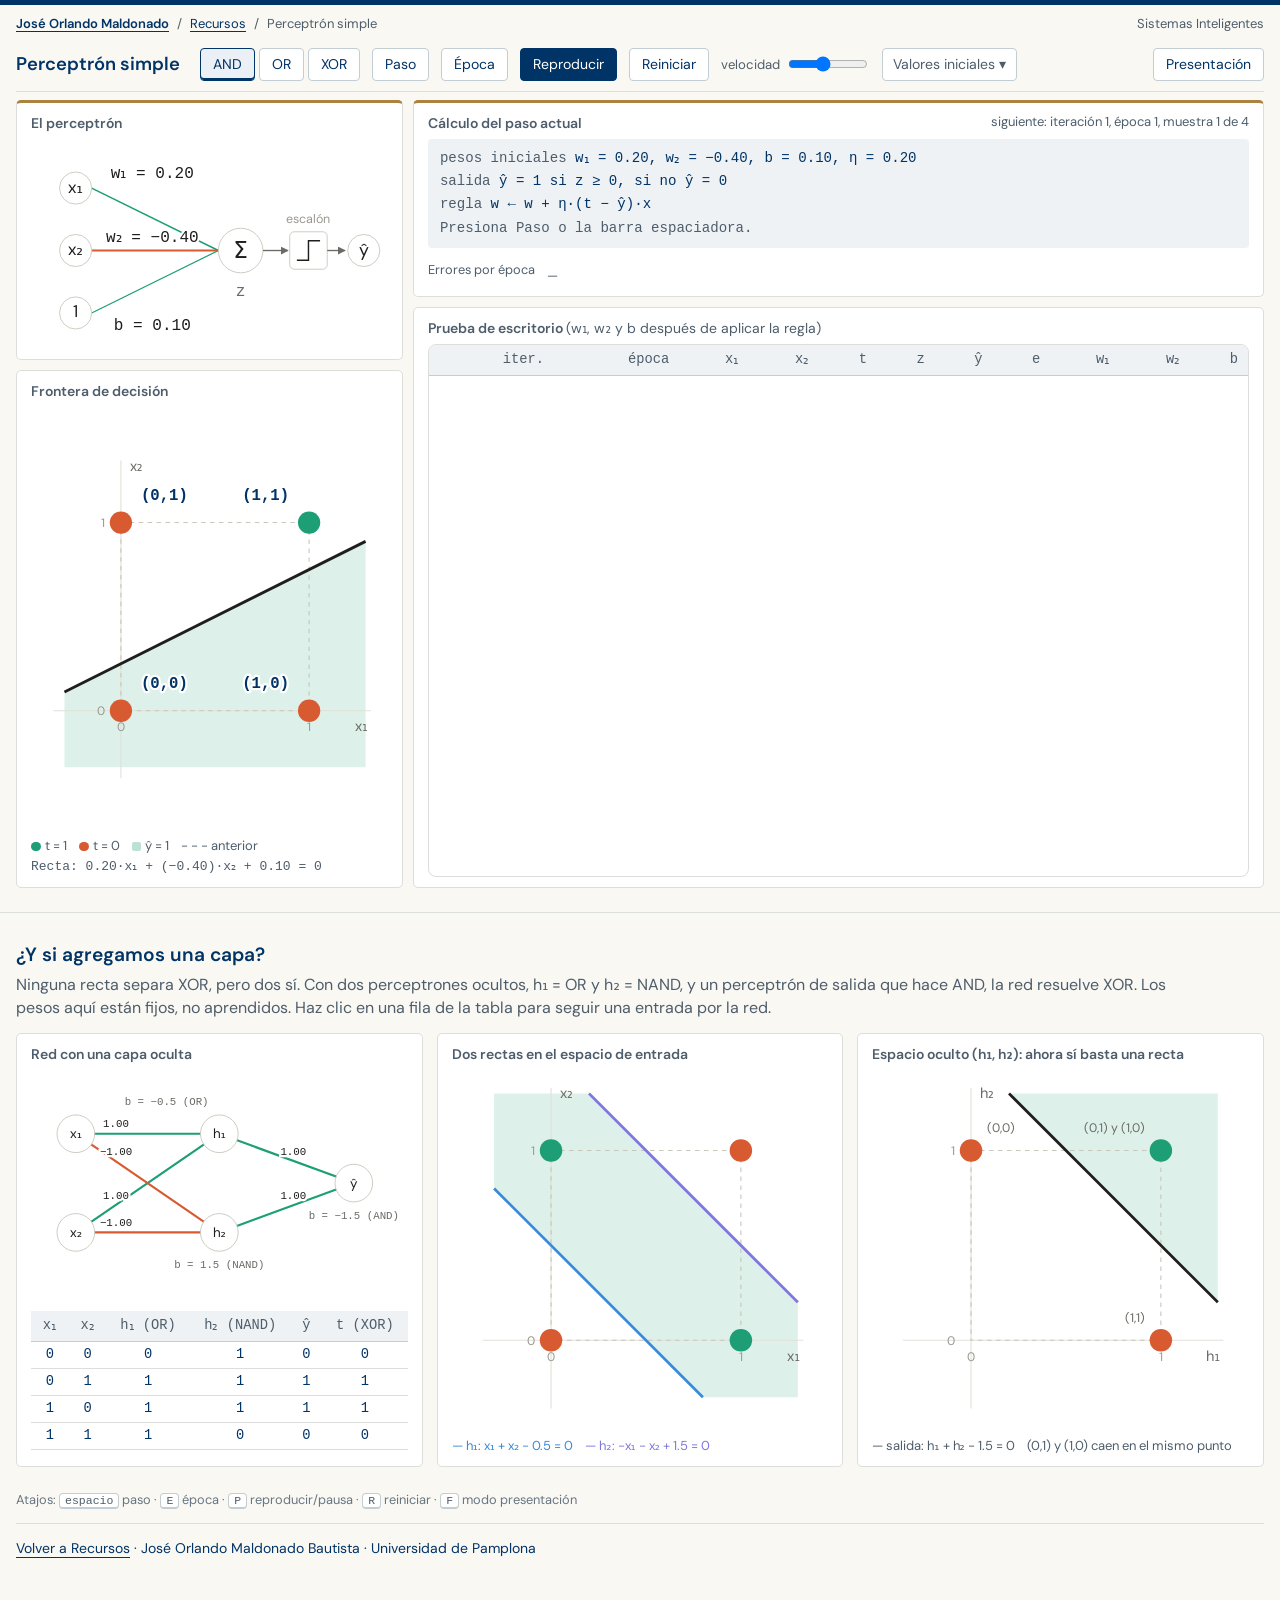
<file: animaciones/perceptron_simple.html>
<!DOCTYPE html>
<html lang="es">
<head>
<meta charset="utf-8">
<meta name="viewport" content="width=device-width, initial-scale=1">
<meta name="description" content="Simulador interactivo del perceptrón simple: aprende AND y OR paso a paso y explora la limitación de XOR. Recurso de José Orlando Maldonado Bautista.">
<title>Perceptrón simple: AND, OR y XOR</title>
<style>
:root{--bg:#f7f6f2;--card:#fff;--text:#1f1e1c;--muted:#6b6a64;--faint:#9a988f;--border:#e2e0d8;--strong:#c9c6bb;--soft:#f1efe8;--teal:#1D9E75;--coral:#D85A30;--accent:#185FA5;--accent-bg:#E6F1FB;--danger:#A32D2D;--ok:#0F6E56;--l1:#378ADD;--l2:#7F77DD;--mono:ui-monospace,SFMono-Regular,Menlo,Consolas,"Liberation Mono",monospace}
*{box-sizing:border-box}
body{margin:0;background:var(--bg);color:var(--text);font:15px/1.45 system-ui,-apple-system,"Segoe UI",Roboto,Ubuntu,sans-serif}
body.pres{font-size:19px}
main{display:flex;flex-direction:column;height:100vh;padding:10px 16px 12px;gap:10px}
.top{display:flex;flex-wrap:wrap;gap:8px 12px;align-items:center}
.top h1{font-size:1.15em;font-weight:600;margin:0 8px 0 0}
.app{flex:1;min-height:0;display:grid;grid-template-columns:minmax(300px,31%) minmax(0,1fr);gap:10px}
.col{display:flex;flex-direction:column;gap:10px;min-height:0}
.card{background:var(--card);border:1px solid var(--border);border-radius:10px;padding:10px 14px;min-width:0}
.grow{flex:1;min-height:0;display:flex;flex-direction:column}
.card h3{font-size:.82em;font-weight:600;margin:0 0 6px;color:var(--muted)}
.row{display:flex;align-items:center;gap:12px;flex-wrap:wrap}
.grp{display:flex;gap:4px}
button{font:inherit;font-size:.88em;padding:5px 12px;border-radius:7px;border:1px solid var(--strong);background:var(--card);color:var(--text);cursor:pointer}
button:hover{background:var(--soft)}
button.on{background:var(--accent-bg);border-color:var(--accent);color:var(--accent)}
label.f{display:flex;align-items:center;gap:6px;font-size:.82em;color:var(--muted)}
input[type=number]{width:4.4em;font:inherit;font-size:.88em;padding:3px 5px;border:1px solid var(--strong);border-radius:6px;font-family:var(--mono);background:var(--card);color:var(--text)}
input[type=range]{width:6em}
details.ini{position:relative;font-size:.88em}
details.ini summary{cursor:pointer;color:var(--muted);padding:5px 10px;border:1px solid var(--strong);border-radius:7px;list-style:none;background:var(--card)}
.inibox{position:absolute;z-index:5;top:120%;left:0;background:var(--card);border:1px solid var(--border);border-radius:10px;padding:10px 12px;display:grid;grid-template-columns:auto auto;gap:8px 12px;box-shadow:0 6px 20px rgba(0,0,0,.08)}
.calc{font-family:var(--mono);font-size:.88em;line-height:1.65;background:var(--soft);border-radius:8px;padding:8px 12px;overflow-x:auto;white-space:nowrap}
.m{color:var(--muted)}
.leg{display:flex;flex-wrap:wrap;gap:4px 12px;font-size:.75em;color:var(--muted)}
.dot{display:inline-block;width:.75em;height:.75em;border-radius:50%;vertical-align:-1px;margin-right:4px}
.eq{font-family:var(--mono);font-size:.78em;color:var(--muted);margin-top:2px}
.tw{flex:1;min-height:0;overflow:auto;border:1px solid var(--border);border-radius:8px}
table{border-collapse:collapse;width:100%;font-family:var(--mono);font-size:.86em}
th{position:sticky;top:0;background:var(--soft);font-weight:500;color:var(--muted);text-align:right;padding:5px 10px;border-bottom:1px solid var(--strong)}
td{text-align:right;padding:3px 10px;border-bottom:1px solid var(--border)}
tr.ep td{border-top:2px solid var(--strong)}
tr.cur td{background:var(--accent-bg)}
td.bad{color:var(--danger);font-weight:600}
td.it{color:var(--faint)}
.bars{display:flex;align-items:flex-end;gap:3px;height:30px}
.bars div{width:11px;border-radius:2px}
#status{font-size:.85em;margin-left:auto}
.extra{max-width:1300px;margin:0 auto;padding:8px 16px 40px}
.extra .sub{color:var(--muted);margin:0 0 14px;max-width:60em}
h2.sec{font-size:1.2em;font-weight:600;margin:20px 0 4px}
.grid2{display:grid;grid-template-columns:repeat(auto-fit,minmax(min(100%,380px),1fr));gap:14px}
.keys{font-size:.8em;color:var(--faint);margin-top:24px}
kbd{font-family:var(--mono);font-size:.9em;border:1px solid var(--strong);border-bottom-width:2px;border-radius:4px;padding:0 5px;background:var(--card);color:var(--muted)}
.tt td,.tt th{text-align:center}
.tt tr{cursor:pointer}
.tt tr:hover td{background:var(--soft)}
@media (max-width:900px),(max-height:560px){main{height:auto}.app{grid-template-columns:1fr}.tw{max-height:360px}}
</style>
<link rel="stylesheet" href="perceptron.css?v=1.1.1">
</head>
<body>
<main>
<div class="sim-context">
  <nav aria-label="Ruta de navegación"><a class="sim-author" href="../index.html">José Orlando Maldonado</a><span aria-hidden="true">/</span><a href="../recursos.html">Recursos</a><span aria-hidden="true">/</span><span aria-current="page">Perceptrón simple</span></nav>
  <span>Sistemas Inteligentes</span>
</div>
<header class="top">
  <h1>Perceptrón simple</h1>
  <div class="grp" id="gates"><button data-g="AND" class="on">AND</button><button data-g="OR">OR</button><button data-g="XOR">XOR</button></div>
  <button id="bStep">Paso</button><button id="bEp">Época</button><button id="bPlay">Reproducir</button><button id="bReset">Reiniciar</button>
  <label class="f">velocidad <input id="spd" type="range" min="100" max="1500" step="100" value="700"></label>
  <details class="ini"><summary>Valores iniciales ▾</summary><div class="inibox">
    <label class="f">w₁ <input id="iw1" type="number" step="0.1" value="0.2"></label>
    <label class="f">w₂ <input id="iw2" type="number" step="0.1" value="-0.4"></label>
    <label class="f">b <input id="ib" type="number" step="0.1" value="0.1"></label>
    <label class="f">η <input id="ieta" type="number" step="0.05" min="0.05" value="0.2"></label>
    <label class="f">máx. épocas <input id="imax" type="number" step="1" min="1" value="20"></label>
  </div></details>
  <button id="bPres" style="margin-left:auto">Presentación</button>
</header>
<div class="app">
  <div class="col">
    <div class="card"><h3>El perceptrón</h3><svg id="diag" role="img" aria-label="Grafo del perceptrón con entradas, pesos, sesgo y salida" viewBox="0 0 400 235" style="width:100%;display:block"></svg></div>
    <div class="card grow"><h3>Frontera de decisión</h3>
      <svg id="plot" role="img" aria-label="Plano con la frontera de decisión y las cuatro entradas lógicas" viewBox="0 0 320 320" style="flex:1;min-height:0;width:100%"></svg>
      <div class="leg"><span><span class="dot" style="background:var(--teal)"></span>t = 1</span><span><span class="dot" style="background:var(--coral)"></span>t = 0</span><span><span class="dot" style="background:var(--teal);opacity:.3;border-radius:2px"></span>ŷ = 1</span><span>- - - anterior</span></div>
      <div class="eq" id="eqn"></div>
    </div>
  </div>
  <div class="col">
    <div class="card">
      <div class="row" style="margin-bottom:6px"><h3 style="margin:0">Cálculo del paso actual</h3><div id="status" role="status" aria-live="polite"></div></div>
      <div class="calc" id="calc"></div>
      <div class="row" style="margin-top:8px"><span class="m" style="font-size:.8em">Errores por época</span><div class="bars" id="bars"></div></div>
    </div>
    <div class="card grow"><h3>Prueba de escritorio <span class="m" style="font-weight:400">(w₁, w₂ y b después de aplicar la regla)</span></h3>
      <div class="tw" id="tw"><table><thead><tr><th>iter.</th><th>época</th><th>x₁</th><th>x₂</th><th>t</th><th>z</th><th>ŷ</th><th>e</th><th>w₁</th><th>w₂</th><th>b</th></tr></thead><tbody id="tbody"></tbody></table></div>
    </div>
  </div>
</div>
</main>
<section class="extra">
<h2 class="sec">¿Y si agregamos una capa?</h2>
<p class="sub">Ninguna recta separa XOR, pero dos sí. Con dos perceptrones ocultos, h₁ = OR y h₂ = NAND, y un perceptrón de salida que hace AND, la red resuelve XOR. Los pesos aquí están fijos, no aprendidos. Haz clic en una fila de la tabla para seguir una entrada por la red.</p>
<div class="grid2">
  <div class="card"><h3>Red con una capa oculta</h3><svg id="mdiag" viewBox="0 0 420 250" style="width:100%"></svg>
    <table class="tt" style="margin-top:10px"><thead><tr><th>x₁</th><th>x₂</th><th>h₁ (OR)</th><th>h₂ (NAND)</th><th>ŷ</th><th>t (XOR)</th></tr></thead><tbody id="mtab"></tbody></table>
  </div>
  <div class="card"><h3>Dos rectas en el espacio de entrada</h3><svg id="mplot" viewBox="0 0 320 320" style="width:100%;max-height:360px"></svg>
    <div class="leg"><span style="color:var(--l1)">— h₁: x₁ + x₂ − 0.5 = 0</span><span style="color:var(--l2)">— h₂: −x₁ − x₂ + 1.5 = 0</span></div>
  </div>
  <div class="card"><h3>Espacio oculto (h₁, h₂): ahora sí basta una recta</h3><svg id="hplot" viewBox="0 0 320 320" style="width:100%;max-height:360px"></svg>
    <div class="leg"><span>— salida: h₁ + h₂ − 1.5 = 0</span><span>(0,1) y (1,0) caen en el mismo punto</span></div>
  </div>
</div>

<p class="keys">Atajos: <kbd>espacio</kbd> paso · <kbd>E</kbd> época · <kbd>P</kbd> reproducir/pausa · <kbd>R</kbd> reiniciar · <kbd>F</kbd> modo presentación</p>
<p class="sim-footer"><a href="../recursos.html">Volver a Recursos</a> · José Orlando Maldonado Bautista · Universidad de Pamplona</p>
</section>

<script>
const X = [[0,0],[0,1],[1,0],[1,1]];
const T = {AND:[0,0,0,1], OR:[0,1,1,1], XOR:[0,1,1,0]};
const $ = id => document.getElementById(id);
const fmt = v => { v = Math.abs(v) < 0.005 ? 0 : v; return v.toFixed(2).replace('-', '−'); };
const par = v => v < 0 ? '(' + fmt(v) + ')' : fmt(v);
const escalon = z => z >= 0 ? 1 : 0;

/* ---------- geometría del plano ---------- */
const LO = -0.3, HI = 1.3;
const sx = x => 30 + (x - LO) * 168.75;
const sy = y => 290 - (y - LO) * 168.75;
const CAJA = [[LO,LO],[HI,LO],[HI,HI],[LO,HI]];

function recortar(poli, a, b, c) {           // conserva a·x + b·y + c >= 0
  const out = [], f = q => a*q[0] + b*q[1] + c;
  for (let k = 0; k < poli.length; k++) {
    const p = poli[k], q = poli[(k+1) % poli.length], fp = f(p), fq = f(q);
    if (fp >= 0) out.push(p);
    if ((fp >= 0) !== (fq >= 0)) { const s = fp / (fp - fq); out.push([p[0] + s*(q[0]-p[0]), p[1] + s*(q[1]-p[1])]); }
  }
  return out;
}
function segmento(a, b, c) {                 // recta a·x + b·y + c = 0 dentro de la caja
  const L = [], ok = v => v >= LO - 1e-9 && v <= HI + 1e-9;
  if (Math.abs(b) > 1e-9) [LO, HI].forEach(x => { const y = (-c - a*x) / b; if (ok(y)) L.push([x, y]); });
  if (Math.abs(a) > 1e-9) [LO, HI].forEach(y => { const x = (-c - b*y) / a; if (ok(x)) L.push([x, y]); });
  return L.length >= 2 ? [L[0], L[L.length - 1]] : null;
}
const puntos = P => P.map(q => sx(q[0]).toFixed(1) + ',' + sy(q[1]).toFixed(1)).join(' ');
const linea = (s, est) => s ? `<line x1="${sx(s[0][0])}" y1="${sy(s[0][1])}" x2="${sx(s[1][0])}" y2="${sy(s[1][1])}" ${est}/>` : '';

function ejes(svg, xl, yl) {
  svg.innerHTML = `
  <g id="${svg.id}-reg"></g>
  <line x1="20" y1="${sy(0)}" x2="305" y2="${sy(0)}" stroke="#e2e0d8"/>
  <line x1="${sx(0)}" y1="15" x2="${sx(0)}" y2="300" stroke="#e2e0d8"/>
  <rect x="${sx(0)}" y="${sy(1)}" width="${sx(1)-sx(0)}" height="${sy(0)-sy(1)}" fill="none" stroke="#c9c6bb" stroke-dasharray="4 4"/>
  <text x="${sx(0)}" y="${sy(0)+18}" text-anchor="middle" font-size="11" fill="#9a988f">0</text>
  <text x="${sx(1)}" y="${sy(0)+18}" text-anchor="middle" font-size="11" fill="#9a988f">1</text>
  <text x="${sx(0)-14}" y="${sy(0)+4}" text-anchor="end" font-size="11" fill="#9a988f">0</text>
  <text x="${sx(0)-14}" y="${sy(1)+4}" text-anchor="end" font-size="11" fill="#9a988f">1</text>
  <text x="302" y="${sy(0)+18}" text-anchor="end" font-size="13" fill="#6b6a64">${xl}</text>
  <text x="${sx(0)+8}" y="24" font-size="13" fill="#6b6a64">${yl}</text>
  <g id="${svg.id}-lin"></g><g id="${svg.id}-pts"></g>`;
}

/* ---------- simulador del perceptrón ---------- */
let g = 'AND', eta, MAX, W, ant, idx, ep, errEp, errs, done, ult, timer = null, nfilas;

function reiniciar() {
  parar();
  const n = id => { const v = parseFloat($(id).value); return isNaN(v) ? 0 : v; };
  W = {w1: n('iw1'), w2: n('iw2'), b: n('ib')};
  eta = Math.max(0.01, n('ieta')); MAX = Math.max(1, Math.round(n('imax')));
  ant = null; idx = 0; ep = 1; errEp = 0; errs = []; done = false; ult = null; nfilas = 0;
  $('tbody').innerHTML = ''; $('status').innerHTML = '';
  dibujar();
}

function paso() {
  if (done) return;
  const i = idx % 4, x = X[i], t = T[g][i];
  const z = W.w1*x[0] + W.w2*x[1] + W.b, y = escalon(z), e = t - y, viejo = {...W};
  W.w1 += eta*e*x[0]; W.w2 += eta*e*x[1]; W.b += eta*e;
  if (e !== 0) { ant = viejo; errEp++; }
  ult = {i, x, t, z, y, e, viejo};
  agregarFila(i === 0, x, t, z, y, e);
  idx++;
  if (idx % 4 === 0) {
    errs.push(errEp);
    if (errEp === 0) { done = true; $('status').innerHTML = `<span style="color:var(--ok)">Convergió en la época ${ep} (iteración ${idx}): ${g} es linealmente separable</span>`; }
    else if (ep >= MAX) { done = true; $('status').innerHTML = `<span style="color:var(--danger)">Sin convergencia tras ${MAX} épocas: ${g === 'XOR' ? 'ninguna recta separa XOR' : 'aumenta el máximo de épocas para continuar el entrenamiento'}</span>`; }
    ep++; errEp = 0;
  }
  if (done) parar();
  dibujar();
}
function epoca() { if (done) return; do { paso(); } while (idx % 4 !== 0 && !done); }
function parar() { if (timer) { clearInterval(timer); timer = null; } $('bPlay').textContent = 'Reproducir'; }
function reproducir() {
  if (timer) { parar(); return; }
  if (done) return;
  timer = setInterval(paso, +$('spd').value); $('bPlay').textContent = 'Pausa';
}

function agregarFila(nuevaEpoca, x, t, z, y, e) {
  const prev = $('tbody').querySelector('tr.cur'); if (prev) prev.classList.remove('cur');
  const tr = document.createElement('tr');
  tr.className = 'cur' + (nuevaEpoca && nfilas > 0 ? ' ep' : '');
  tr.innerHTML = `<td class="it">${idx + 1}</td><td>${ep}</td><td>${x[0]}</td><td>${x[1]}</td><td>${t}</td><td>${fmt(z)}</td><td>${y}</td><td class="${e ? 'bad' : ''}">${e}</td><td>${fmt(W.w1)}</td><td>${fmt(W.w2)}</td><td>${fmt(W.b)}</td>`;
  $('tbody').appendChild(tr); nfilas++;
  $('tw').scrollTop = $('tw').scrollHeight;
}

function dibujarDiagrama() {
  const ent = [
    {n:'x₁', y:55,  w:W.w1, k:'w₁', v: ult ? ult.x[0] : null, ly:44},
    {n:'x₂', y:125, w:W.w2, k:'w₂', v: ult ? ult.x[1] : null, ly:116},
    {n:'1',  y:195, w:W.b,  k:'b',  v: null, ly:214}];
  let s = `<defs><marker id="ar" viewBox="0 0 10 10" refX="9" refY="5" markerWidth="6" markerHeight="6" orient="auto"><path d="M0,0L10,5L0,10z" fill="#6b6a64"/></marker></defs>`;
  ent.forEach(o => {
    const c = o.w >= 0 ? 'var(--teal)' : 'var(--coral)', sw = 1 + 3.5*Math.min(Math.abs(o.w), 1.2);
    s += `<line x1="68" y1="${o.y}" x2="210" y2="125" stroke="${c}" stroke-width="${sw}"/>`;
    s += `<text x="136" y="${o.ly}" paint-order="stroke" stroke="#fff" stroke-width="5" text-anchor="middle" font-size="18" font-family="var(--mono)" fill="#1f1e1c">${o.k} = ${fmt(o.w)}</text>`;
  });
  ent.forEach(o => {
    s += `<circle cx="50" cy="${o.y}" r="18" fill="#fff" stroke="#c9c6bb"/><text x="50" y="${o.y+5}" text-anchor="middle" font-size="19" fill="#1f1e1c">${o.n}</text>`;
    if (o.v !== null) s += `<text x="16" y="${o.y+5}" text-anchor="middle" font-size="19" font-family="var(--mono)" fill="var(--accent)">${o.v}</text>`;
  });
  s += `<circle cx="235" cy="125" r="25" fill="#fff" stroke="#c9c6bb"/><text x="235" y="133" text-anchor="middle" font-size="26" fill="#1f1e1c">Σ</text>`;
  s += `<text x="235" y="176" text-anchor="middle" font-size="18" font-family="var(--mono)" fill="#6b6a64">${ult ? 'z = ' + fmt(ult.z) : 'z'}</text>`;
  s += `<line x1="260" y1="125" x2="288" y2="125" stroke="#6b6a64" stroke-width="1.5" marker-end="url(#ar)"/>`;
  s += `<rect x="290" y="104" width="42" height="42" rx="5" fill="#fff" stroke="#c9c6bb"/><path d="M298,136 H311 V114 H324" fill="none" stroke="#1f1e1c" stroke-width="1.6"/>`;
  s += `<text x="311" y="94" text-anchor="middle" font-size="14" fill="#9a988f">escalón</text>`;
  s += `<line x1="332" y1="125" x2="352" y2="125" stroke="#6b6a64" stroke-width="1.5" marker-end="url(#ar)"/>`;
  const yc = ult ? (ult.y ? 'var(--teal)' : 'var(--coral)') : '#c9c6bb';
  s += `<circle cx="373" cy="125" r="18" fill="#fff" stroke="${yc}" stroke-width="${ult ? 2.5 : 1}"/><text x="373" y="131" text-anchor="middle" font-size="20" fill="#1f1e1c">${ult ? ult.y : 'ŷ'}</text>`;
  if (ult) s += `<text x="373" y="166" text-anchor="middle" font-size="16" fill="#6b6a64">t = ${ult.t}</text>`;
  $('diag').innerHTML = s;
}

function dibujarPlano() {
  $('plot-reg').innerHTML = `<polygon points="${puntos(recortar(CAJA, W.w1, W.w2, W.b))}" fill="#1D9E75" fill-opacity="0.15"/>`;
  const s = segmento(W.w1, W.w2, W.b);
  $('plot-lin').innerHTML = (ant ? linea(segmento(ant.w1, ant.w2, ant.b), 'stroke="#9a988f" stroke-width="1.6" stroke-dasharray="5 4"') : '') +
                            linea(s, 'stroke="#1f1e1c" stroke-width="2.6"');
  $('plot-pts').innerHTML = X.map((x, i) => {
    const t = T[g][i], cur = ult && ult.i === i;
    return (cur ? `<circle cx="${sx(x[0])}" cy="${sy(x[1])}" r="16" fill="none" stroke="#1f1e1c" stroke-width="1.6"/>` : '') +
           `<circle cx="${sx(x[0])}" cy="${sy(x[1])}" r="10" fill="${t ? '#1D9E75' : '#D85A30'}"/>` +
           `<text x="${sx(x[0]) + (x[0] ? -18 : 18)}" y="${sy(x[1]) - 20}" text-anchor="${x[0] ? 'end' : 'start'}" font-family="var(--mono)" font-size="14" font-weight="600" fill="var(--text)" paint-order="stroke" stroke="var(--card)" stroke-width="4" stroke-linejoin="round">(${x[0]},${x[1]})</text>`;
  }).join('');
  let aviso = '';
  if (!s && (Math.abs(W.w1) > 1e-9 || Math.abs(W.w2) > 1e-9)) {
    const c = [0.5, 0.5], fc = W.w1*c[0] + W.w2*c[1] + W.b, n2 = W.w1*W.w1 + W.w2*W.w2;
    let dx = -fc*W.w1/n2, dy = -fc*W.w2/n2; const d = Math.hypot(dx, dy); dx /= d; dy /= d;
    const tmax = Math.min(dx ? (dx > 0 ? HI - 0.5 : 0.5 - LO) / Math.abs(dx) : 9, dy ? (dy > 0 ? HI - 0.5 : 0.5 - LO) / Math.abs(dy) : 9) - 0.06;
    const ax = c[0] + dx*tmax, ay = c[1] + dy*tmax, bx = ax - dx*0.3, by = ay - dy*0.3;
    aviso = `<line x1="${sx(bx)}" y1="${sy(by)}" x2="${sx(ax)}" y2="${sy(ay)}" stroke="#A32D2D" stroke-width="2.5" marker-end="url(#arrRed)"/>` +
            `<text x="${Math.abs(dx) > Math.abs(dy) ? sx((ax + bx)/2) : sx(ax) + 10}" y="${Math.abs(dx) > Math.abs(dy) ? sy(ay) - 12 : sy(ay) + (dy < 0 ? -2 : 14)}" text-anchor="${Math.abs(dx) > Math.abs(dy) ? (dx < 0 ? 'start' : 'end') : 'start'}" font-size="12" fill="#A32D2D" paint-order="stroke" stroke="#fff" stroke-width="4">recta fuera de la vista</text>`;
  }
  $('plot-lin').innerHTML += `<defs><marker id="arrRed" viewBox="0 0 10 10" refX="8" refY="5" markerWidth="5" markerHeight="5" orient="auto"><path d="M0,0L10,5L0,10z" fill="#A32D2D"/></marker></defs>` + aviso;
  const clase = escalon(W.w1*0.5 + W.w2*0.5 + W.b);
  let donde = '';
  if (!s && Math.abs(W.w1) < 1e-9 && Math.abs(W.w2) > 1e-9) donde = ` en x₂ = ${fmt(-W.b / W.w2)}`;
  if (!s && Math.abs(W.w2) < 1e-9 && Math.abs(W.w1) > 1e-9) donde = ` en x₁ = ${fmt(-W.b / W.w1)}`;
  $('eqn').textContent = s ? `Recta: ${fmt(W.w1)}·x₁ + ${par(W.w2)}·x₂ + ${par(W.b)} = 0`
    : (Math.abs(W.w1) < 1e-9 && Math.abs(W.w2) < 1e-9) ? `w₁ = w₂ = 0: no hay recta, todos los puntos reciben ŷ = ${escalon(W.b)}`
    : `La recta ${fmt(W.w1)}·x₁ + ${par(W.w2)}·x₂ + ${par(W.b)} = 0 queda fuera de la vista${donde}: todos los puntos reciben ŷ = ${clase}`;
}

function dibujarCalculo() {
  if (!ult) {
    $('calc').innerHTML = `<span class="m">pesos iniciales</span> w₁ = ${fmt(W.w1)}, w₂ = ${fmt(W.w2)}, b = ${fmt(W.b)}, η = ${fmt(eta)}<br>` +
      `<span class="m">salida</span> ŷ = 1 si z ≥ 0, si no ŷ = 0<br><span class="m">regla</span> w ← w + η·(t − ŷ)·x<br><span class="m">Presiona Paso o la barra espaciadora.</span>`;
    return;
  }
  const L = ult, o = L.viejo, e = L.e;
  $('calc').innerHTML =
    `<span class="m">iteración ${idx}, época ${errs.length + (idx % 4 === 0 ? 0 : 1)}, muestra</span> (x₁, x₂) = (${L.x[0]}, ${L.x[1]}), t = ${L.t}<br>` +
    `z = ${par(o.w1)}·${L.x[0]} + ${par(o.w2)}·${L.x[1]} + ${par(o.b)} = ${fmt(L.z)} → ŷ = ${L.y}<br>` +
    `e = t − ŷ = ${L.t} − ${L.y} = <b style="color:${e ? 'var(--danger)' : 'var(--ok)'}">${e}</b>${e ? '' : ' <span class="m">→ acierto, los pesos no cambian</span>'}<br>` +
    `w₁ ← ${fmt(o.w1)} + ${fmt(eta)}·(${e})·${L.x[0]} = ${fmt(W.w1)} &nbsp; ` +
    `w₂ ← ${fmt(o.w2)} + ${fmt(eta)}·(${e})·${L.x[1]} = ${fmt(W.w2)} &nbsp; ` +
    `b ← ${fmt(o.b)} + ${fmt(eta)}·(${e}) = ${fmt(W.b)}`;
}

function dibujar() {
  dibujarDiagrama(); dibujarPlano(); dibujarCalculo();
  $('bars').innerHTML = errs.length ? errs.map((n, i) => `<div title="época ${i+1}: ${n} errores" style="height:${3 + n*6.5}px;background:${n ? '#D85A30' : '#1D9E75'}"></div>`).join('')
                                    : '<span class="m" style="font-size:.8em">—</span>';
  if (!done && !$('status').innerHTML.includes('Convergió')) $('status').innerHTML = `<span class="m">siguiente: iteración ${idx + 1}, época ${ep}, muestra ${idx % 4 + 1} de 4</span>`;
}

/* ---------- red de dos capas para XOR ---------- */
const OC = [{n:'h₁', w:[1,1], b:-0.5, c:'#378ADD'}, {n:'h₂', w:[-1,-1], b:1.5, c:'#7F77DD'}];
const SAL = {w:[1,1], b:-1.5};
const red = x => { const h = OC.map(o => escalon(o.w[0]*x[0] + o.w[1]*x[1] + o.b)); return {h, y: escalon(SAL.w[0]*h[0] + SAL.w[1]*h[1] + SAL.b)}; };
let sel = null;

function dibujarRed() {
  const r = sel !== null ? red(X[sel]) : null, xv = sel !== null ? X[sel] : null;
  const N = {x1:[50,70], x2:[50,180], h1:[210,70], h2:[210,180], y:[360,125]};
  const A = [['x1','h1',1],['x2','h1',1],['x1','h2',-1],['x2','h2',-1],['h1','y',1],['h2','y',1]];
  let s = '';
  A.forEach(([a, b, w]) => {
    const [x1, y1] = N[a], [x2, y2] = N[b], fr = a[0] === 'h' ? 0.55 : 0.28, lx = x1 + fr*(x2-x1), ly = y1 + fr*(y2-y1) - 7;
    s += `<line x1="${x1}" y1="${y1}" x2="${x2}" y2="${y2}" stroke="${w > 0 ? '#1D9E75' : '#D85A30'}" stroke-width="2.4"/>`;
    s += `<text x="${lx}" y="${ly}" text-anchor="middle" font-size="12" font-family="var(--mono)" fill="#1f1e1c" paint-order="stroke" stroke="#fff" stroke-width="5">${fmt(w)}</text>`;
  });
  const nodo = (k, txt, val, sub) => {
    const [x, y] = N[k];
    s += `<circle cx="${x}" cy="${y}" r="21" fill="#fff" stroke="${val === null ? '#c9c6bb' : (val ? '#1D9E75' : '#D85A30')}" stroke-width="${val === null ? 1 : 2.5}"/>`;
    s += `<text x="${x}" y="${y+5}" text-anchor="middle" font-size="15" fill="#1f1e1c">${txt}</text>`;
    if (sub) s += `<text x="${k === 'h1' ? x - 12 : x}" y="${k === 'h1' ? y - 32 : y + 40}" text-anchor="${k === 'h1' ? 'end' : 'middle'}" font-size="12" font-family="var(--mono)" fill="#6b6a64">${sub}</text>`;
    if (val !== null) { const vx = k[0] === 'x' ? x - 36 : k === 'y' ? x + 34 : x + 24, vy = k[0] === 'h' ? y - 22 : y + 5;
      s += `<text x="${vx}" y="${vy}" text-anchor="middle" font-size="15" font-family="var(--mono)" fill="var(--accent)" paint-order="stroke" stroke="#fff" stroke-width="5">${val}</text>`; }
  };
  nodo('x1', 'x₁', xv ? xv[0] : null); nodo('x2', 'x₂', xv ? xv[1] : null);
  nodo('h1', 'h₁', r ? r.h[0] : null, 'b = −0.5 (OR)'); nodo('h2', 'h₂', r ? r.h[1] : null, 'b = 1.5 (NAND)');
  nodo('y', 'ŷ', r ? r.y : null, 'b = −1.5 (AND)');
  $('mdiag').innerHTML = s;

  $('mtab').innerHTML = X.map((x, i) => { const q = red(x);
    return `<tr data-i="${i}" class="${sel === i ? 'cur' : ''}"><td>${x[0]}</td><td>${x[1]}</td><td>${q.h[0]}</td><td>${q.h[1]}</td><td>${q.y}</td><td>${T.XOR[i]}</td></tr>`; }).join('');
  $('mtab').querySelectorAll('tr').forEach(tr => tr.onclick = () => { const i = +tr.dataset.i; sel = sel === i ? null : i; dibujarRed(); });

  let band = recortar(recortar(CAJA, 1, 1, -0.5), -1, -1, 1.5);
  $('mplot-reg').innerHTML = `<polygon points="${puntos(band)}" fill="#1D9E75" fill-opacity="0.15"/>`;
  $('mplot-lin').innerHTML = OC.map(o => linea(segmento(o.w[0], o.w[1], o.b), `stroke="${o.c}" stroke-width="2.4"`)).join('');
  $('mplot-pts').innerHTML = X.map((x, i) => (sel === i ? `<circle cx="${sx(x[0])}" cy="${sy(x[1])}" r="16" fill="none" stroke="#1f1e1c" stroke-width="1.6"/>` : '') +
    `<circle cx="${sx(x[0])}" cy="${sy(x[1])}" r="10" fill="${T.XOR[i] ? '#1D9E75' : '#D85A30'}"/>`).join('');

  $('hplot-reg').innerHTML = `<polygon points="${puntos(recortar(CAJA, 1, 1, -1.5))}" fill="#1D9E75" fill-opacity="0.15"/>`;
  $('hplot-lin').innerHTML = linea(segmento(1, 1, -1.5), 'stroke="#1f1e1c" stroke-width="2.4"');
  const etiquetas = {'0,1':'(0,0)', '1,1':'(0,1) y (1,0)', '1,0':'(1,1)'};
  let hp = '';
  X.forEach((x, i) => { const h = red(x).h; if (sel === i) hp += `<circle cx="${sx(h[0])}" cy="${sy(h[1])}" r="16" fill="none" stroke="#1f1e1c" stroke-width="1.6"/>`; });
  Object.entries(etiquetas).forEach(([k, lab]) => { const [a, b] = k.split(',').map(Number), t = (a && b) ? 1 : 0;
    hp += `<circle cx="${sx(a)}" cy="${sy(b)}" r="10" fill="${t ? '#1D9E75' : '#D85A30'}"/>`;
    hp += `<text x="${sx(a) + (a ? -14 : 14)}" y="${sy(b) - 16}" text-anchor="${a ? 'end' : 'start'}" font-size="11" fill="#6b6a64">${lab}</text>`; });
  $('hplot-pts').innerHTML = hp;
}

/* ---------- eventos ---------- */
document.querySelectorAll('#gates button').forEach(b => b.onclick = () => {
  g = b.dataset.g; document.querySelectorAll('#gates button').forEach(o => o.classList.toggle('on', o === b)); reiniciar();
});
$('bStep').onclick = paso; $('bEp').onclick = epoca; $('bPlay').onclick = reproducir; $('bReset').onclick = reiniciar;
$('bPres').onclick = () => document.body.classList.toggle('pres');
['iw1','iw2','ib','ieta','imax'].forEach(id => $(id).onchange = reiniciar);
$('spd').oninput = () => { if (timer) { clearInterval(timer); timer = setInterval(paso, +$('spd').value); } };
document.addEventListener('keydown', ev => {
  if (ev.altKey || ev.ctrlKey || ev.metaKey || ev.target.closest('input, textarea, select, button, a, summary, [contenteditable]')) return;
  const k = ev.key.toLowerCase();
  if (ev.code === 'Space') { ev.preventDefault(); paso(); }
  else if (k === 'e') epoca(); else if (k === 'p') reproducir(); else if (k === 'r') reiniciar();
  else if (k === 'f') document.body.classList.toggle('pres');
});

ejes($('plot'), 'x₁', 'x₂'); ejes($('mplot'), 'x₁', 'x₂'); ejes($('hplot'), 'h₁', 'h₂');
reiniciar(); dibujarRed();
</script>
</body>
</html>
</file>
<file: styles.css>
@import url('https://fonts.googleapis.com/css2?family=DM+Sans:wght@400;500;600;700&family=Libre+Baskerville:wght@400;700&display=swap');
:root{color-scheme:light;--paper:#faf8f3;--ink:#003366;--muted:#4e5d6b;--line:#dcdedb;--accent:#efe4ce;--gold:#ac8241;--terracotta:#8c4d3b;--surface:#ffffff;--pale-blue:#eaf0f5;--pale-sand:#f3eadb;--pale-clay:#f2e6df}
*{box-sizing:border-box}
html{scroll-behavior:smooth;scroll-padding-top:28px}
body{margin:0;background:var(--paper);color:var(--ink);font-family:'DM Sans',sans-serif;line-height:1.75;border-top:5px solid var(--ink)}
.top,main,footer{max-width:1160px;margin:auto}
.top{padding:25px 32px;display:flex;justify-content:space-between;align-items:center;gap:28px;border-bottom:1px solid var(--line)}
a{color:inherit}
.brand{font-weight:700;text-decoration:none;line-height:1.45}
.brand span{display:block;font-size:11px;font-weight:400;letter-spacing:.08em;color:var(--muted);margin-top:4px}
nav{display:flex;gap:26px;flex-wrap:wrap}
nav a{font-size:14px;text-decoration:none;padding:8px 0;border-bottom:2px solid transparent}
nav a[aria-current=page]{border-bottom-color:var(--terracotta);font-weight:700}
nav a:hover{color:var(--terracotta);border-bottom-color:var(--terracotta)}
main{padding:0 32px}
h1,h2{font-family:'Libre Baskerville',Georgia,serif;font-weight:400;line-height:1.25}
h1{font-size:clamp(38px,5vw,58px);letter-spacing:-.045em;margin:24px 0}
h2{font-size:clamp(26px,3vw,36px);letter-spacing:-.03em}
h3{line-height:1.4}
.eyebrow{font-size:11px;letter-spacing:.14em;font-weight:700;line-height:1.6;color:var(--terracotta)}
.intro{max-width:620px;font-size:19px;color:var(--muted)}
.button{display:inline-flex;align-items:center;gap:34px;background:var(--ink);color:#fff;padding:13px 21px;text-decoration:none;margin-top:22px;border-bottom:3px solid var(--gold);transition:background .15s}
.button:hover{background:#174d80}
.button span{color:#e8cf9f}
a:focus-visible{outline:3px solid var(--terracotta);outline-offset:5px}
.skip{position:absolute;left:20px;top:-100px;background:var(--ink);color:white;padding:10px;z-index:5}
.skip:focus{top:10px}
.home-hero{display:grid;grid-template-columns:minmax(0,1fr) 280px;gap:70px;align-items:center;padding:70px 0 66px}
.home-hero h1{font-size:clamp(37px,4.7vw,58px)}
.hero-photo{margin:0;position:relative;padding:0 12px 0 0}
.hero-photo::before{content:'';position:absolute;top:17px;right:0;width:calc(100% - 14px);height:calc(100% - 46px);background:#e9dcc4;z-index:-1}
.hero-photo img{width:100%;height:auto;display:block;border-radius:2px;border-bottom:5px solid var(--gold)}
.hero-photo figcaption{font-size:11px;color:var(--muted);padding-top:15px;line-height:1.6}
.explore{padding:26px 0 50px;border-top:1px solid var(--line)}
.explore>.eyebrow{color:var(--muted)}
.entry-grid{display:grid;grid-template-columns:repeat(3,minmax(0,1fr));gap:20px;margin-top:24px}
.entry-card{--card-tone:var(--ink);display:flex;flex-direction:column;text-decoration:none;background:var(--pale-blue);padding:27px;border:1px solid #d7e1e9;border-top:3px solid var(--card-tone);transition:transform .15s,box-shadow .15s}
.entry-card:nth-child(2){--card-tone:#785729;background:var(--pale-sand);border-color:#e4d8c4;border-top-color:var(--card-tone)}
.entry-card:nth-child(3){--card-tone:var(--terracotta);background:var(--pale-clay);border-color:#e6d6cd;border-top-color:var(--card-tone)}
.entry-card .eyebrow{color:var(--card-tone)}
.entry-card h2{font-size:25px;margin:22px 0 14px}
.entry-card p{font-size:14px;color:#465461;margin:0 0 28px}
.card-link{margin-top:auto;padding-top:14px;border-top:1px solid #00336626;font-size:13px;font-weight:700;color:var(--card-tone)}
.entry-card:hover{transform:translateY(-3px);box-shadow:0 7px 18px #0033660c}
.profile{display:grid;grid-template-columns:1fr 2fr;gap:50px;border-top:1px solid var(--line);padding:46px 0 65px}
.profile>.eyebrow::before{content:'';display:block;width:40px;height:3px;background:var(--gold);margin-bottom:19px}
.profile h2{margin-top:0}
.profile p:not(.eyebrow){color:var(--muted);max-width:700px}
.profile a{color:var(--ink);text-decoration-color:#ac8241;text-decoration-thickness:1px;text-underline-offset:4px}
.profile a:hover{color:var(--terracotta)}
.breadcrumb{font-size:12px;color:var(--muted);padding:28px 0 0}
.breadcrumb a{text-underline-offset:3px}
.teaching,.research{padding:30px 0 48px}
.teaching h1,.research h1,.blog-heading h1{max-width:900px}
.section-intro{max-width:780px;font-size:18px;color:var(--muted)}
.course-grid{display:grid;grid-template-columns:1fr 1fr;gap:22px;margin-top:34px}
.course-grid article{padding:28px;background:var(--surface);border:1px solid var(--line);border-top:3px solid var(--ink);scroll-margin-top:24px}
.course-grid article:nth-child(2){border-top-color:var(--gold);background:#f7f1e6}
.course-grid article:nth-child(3){border-top-color:var(--terracotta);background:#f7efea}
.course-grid article:nth-child(4){border-top-color:#637c88;background:#edf2f4}
.course-grid h3{font-size:21px;margin:14px 0}
.course-grid ul{padding-left:20px;color:var(--muted)}
.course-grid li+li{margin-top:12px}
.course-grid li::marker{color:var(--gold)}
.course-grid a,.research-groups a{text-underline-offset:4px;text-decoration-thickness:1px;text-decoration-color:var(--gold)}
.pending{font-size:13px;color:var(--muted);border-top:1px solid var(--line);padding-top:18px;margin-top:30px}
.topics{display:flex;flex-wrap:wrap;gap:10px;list-style:none;padding:0;margin:28px 0}
.topics li{padding:7px 14px;background:var(--pale-blue);border:1px solid #d7e1e9;font-size:14px;border-radius:2px}
.topics li:nth-child(2){background:var(--pale-sand);border-color:#e4d8c4}
.topics li:nth-child(3){background:var(--pale-clay);border-color:#e6d6cd}
.research>p:not(.eyebrow){color:var(--muted);max-width:800px}
.research-groups{display:grid;grid-template-columns:1fr 1fr;gap:22px;margin-top:34px}
.research-groups>div{background:var(--surface);border:1px solid var(--line);border-left:3px solid var(--ink);padding:24px}
.research-groups>div:nth-child(2){border-left-color:var(--gold)}
.research-groups h3{margin:0}
.research-groups p{color:var(--muted);margin-bottom:0}
.editorial-note{border-top:1px solid var(--line);padding:28px 0 48px}
.editorial-note h2{font-size:27px}
.editorial-note p{color:var(--muted);max-width:720px}
.blog-heading{padding:30px 0 44px}
.empty-state{border:1px solid #e4d8c4;border-left:4px solid var(--gold);padding:40px;max-width:850px;margin-bottom:70px;background:var(--pale-sand)}
.empty-state h2{font-size:30px}
.empty-state p{max-width:650px;color:var(--muted)}
.text-link{display:inline-block;margin-top:18px;font-size:14px;text-underline-offset:4px;text-decoration-color:var(--terracotta)}
footer{padding:25px 32px;border-top:3px solid var(--gold);background:var(--ink);color:#fff;font-size:12px;display:flex;justify-content:space-between;gap:20px}
footer span+span{color:#d7e2ec}
@media(max-width:800px){.home-hero{grid-template-columns:minmax(0,1fr) 220px;gap:28px}.entry-grid{grid-template-columns:1fr}.entry-card h2{margin-top:14px}.entry-card p{margin-bottom:18px}}
@media(max-width:650px){.top{align-items:flex-start;flex-direction:column;padding:22px;gap:20px}main{padding:0 22px}nav{gap:18px}.home-hero{grid-template-columns:1fr;padding-top:40px;gap:32px}.hero-photo{max-width:250px}.profile,.course-grid,.research-groups{grid-template-columns:1fr;gap:22px}.profile{padding:32px 0 46px}.profile>.eyebrow{margin-bottom:0}.course-grid article{padding:24px}.empty-state{padding:26px}.entry-grid{gap:14px}footer{padding:24px 22px;flex-direction:column;gap:8px}}
@media(prefers-reduced-motion:reduce){html{scroll-behavior:auto}.entry-card,.button{transition:none}.entry-card:hover{transform:none}}

.resources-heading{padding:30px 0 28px}
.resources-heading h1{max-width:900px}
.resource-list{padding-bottom:60px}
.resource-section-title{font-family:'DM Sans',sans-serif;font-size:20px;font-weight:600;letter-spacing:0;margin:0 0 24px}
.resource-table-wrap{overflow-x:auto;border:1px solid var(--line);border-top:3px solid var(--gold);background:var(--surface)}
.resource-table{width:100%;min-width:620px;border-collapse:collapse;text-align:left;font-size:16px}
.resource-table caption{text-align:left;padding:14px 20px;color:var(--muted);font-size:14px;background:var(--surface)}
.resource-table thead th{background:var(--pale-sand);color:var(--ink);font-size:14px;font-weight:700;padding:12px 20px;border-top:1px solid var(--line);border-bottom:1px solid var(--line)}
.resource-table tbody th,.resource-table tbody td{padding:22px 20px;vertical-align:top;border-bottom:1px solid var(--line)}
.resource-table tbody tr:last-child>*{border-bottom:0}
.resource-table tbody th{width:31%;font-weight:400}
.resource-table tbody td:last-child{width:175px;vertical-align:middle}
.resource-name{font-size:18px;font-weight:600;line-height:1.45;display:inline-block;text-decoration-thickness:1px;text-underline-offset:4px;text-decoration-color:var(--gold)}
.resource-area{display:block;margin-top:10px;font-size:14px;line-height:1.6;color:var(--muted)}
.resource-table p{margin:0;color:var(--muted);line-height:1.65}
.resource-note{display:block;margin-top:10px;font-size:14px;line-height:1.6;color:var(--muted)}
.resource-open{display:inline-block;white-space:nowrap;padding:9px 14px;background:var(--ink);color:#fff;border-bottom:3px solid var(--gold);text-decoration:none;font-size:14px;font-weight:500}
.resource-open:hover{background:#174d80}
.resource-table-wrap:focus-visible{outline:3px solid var(--terracotta);outline-offset:4px}
@media(max-width:700px){.resources-heading{padding-bottom:24px}.resource-table th,.resource-table td{padding-left:16px;padding-right:16px}}
</file>
<file: animaciones/perceptron.css>
@import url('https://fonts.googleapis.com/css2?family=DM+Sans:wght@400;500;600;700&display=swap');

/* El simulador conserva su distribución y ocupa la altura de la pantalla. */
:root{color-scheme:light;--bg:#faf8f3;--card:#fff;--text:#003366;--muted:#4e5d6b;--faint:#667581;--border:#dcdedb;--strong:#c3cdd4;--soft:#eef2f5;--accent:#003366;--accent-bg:#eaf0f5}
body{font-family:'DM Sans',system-ui,-apple-system,'Segoe UI',sans-serif;font-size:16px;border-top:5px solid #003366}
main{height:calc(100vh - 5px);height:calc(100dvh - 5px);gap:8px}
.sim-context{display:flex;align-items:center;justify-content:space-between;flex-wrap:wrap;gap:4px 16px;font-size:13px;line-height:1.4;color:var(--muted)}
.sim-context nav{display:flex;gap:8px;flex-wrap:wrap;align-items:center}
.sim-context a{color:var(--text);text-decoration-thickness:1px;text-underline-offset:3px}
.sim-context .sim-author{font-weight:600}
.top{padding:7px 0 10px;border-bottom:1px solid var(--border)}
.top h1{color:var(--text)}
.card{border-radius:5px}
.col>.card:first-child{border-top:3px solid #ac8241}
.card h3{font-size:.875em}
button,details.ini summary,input[type=number]{border-radius:4px}
button.on{border-color:var(--accent);box-shadow:inset 0 -2px 0 var(--accent)}
#bPlay{background:var(--accent);border-color:var(--accent);color:#fff}
#bPlay:hover{background:#174d80}
#diag{max-height:25vh}
.calc{border-radius:4px}
.extra{border-top:1px solid var(--border);margin-top:12px}
.extra .sub{max-width:72em}
.sim-footer{padding-top:14px;border-top:1px solid var(--border);font-size:14px}
.sim-footer a{color:var(--accent);text-underline-offset:4px}
.leg,.eq{font-size:.8125em}
#status{font-size:.8125em}
a:focus-visible,button:focus-visible,input:focus-visible,summary:focus-visible{outline:3px solid #8c4d3b;outline-offset:3px}
body.pres .sim-context{display:none}
@media(max-width:900px),(max-height:560px){main{height:auto}}
@media(max-width:900px){#diag{max-height:220px}#plot{height:320px;flex:none}.tw{max-height:360px}.sim-context>span{display:none}}
@media(prefers-reduced-motion:reduce){html{scroll-behavior:auto}}
</file>
<file: animaciones/perceptron_multicapa.css>
/* Adaptación al sitio académico sin alterar la cuadrícula del simulador. */
body.multicapa{font-size:15px}
body.multicapa.pres{font-size:18px}
.multicapa .top{padding:3px 0 6px}
.multicapa .card{padding:8px 12px}
.multicapa .card h3{font-size:.875em}
.multicapa #status{font-size:1em}
.multicapa select,.multicapa .pop,.multicapa .pop textarea{border-radius:4px}
.multicapa #bTrain{background:var(--accent);border-color:var(--accent);color:#fff}
.multicapa #bTrain:hover{background:#174d80}
.multicapa .pop{max-width:calc(100vw - 32px)}
.multicapa .sim-context>a{font-size:13px}
@media(max-width:1000px),(max-height:600px){.multicapa main{height:auto}.multicapa .app{grid-template-columns:1fr}.multicapa .card{min-height:300px}}
@media(max-width:650px){.multicapa .sim-context{font-size:12px}.multicapa .pop{position:fixed;top:100px;left:16px;max-height:calc(100dvh - 116px);overflow:auto}}
@media(prefers-reduced-motion:reduce){.multicapa .fwd,.multicapa .bwd,.multicapa .upd{animation:none}}
</file>
